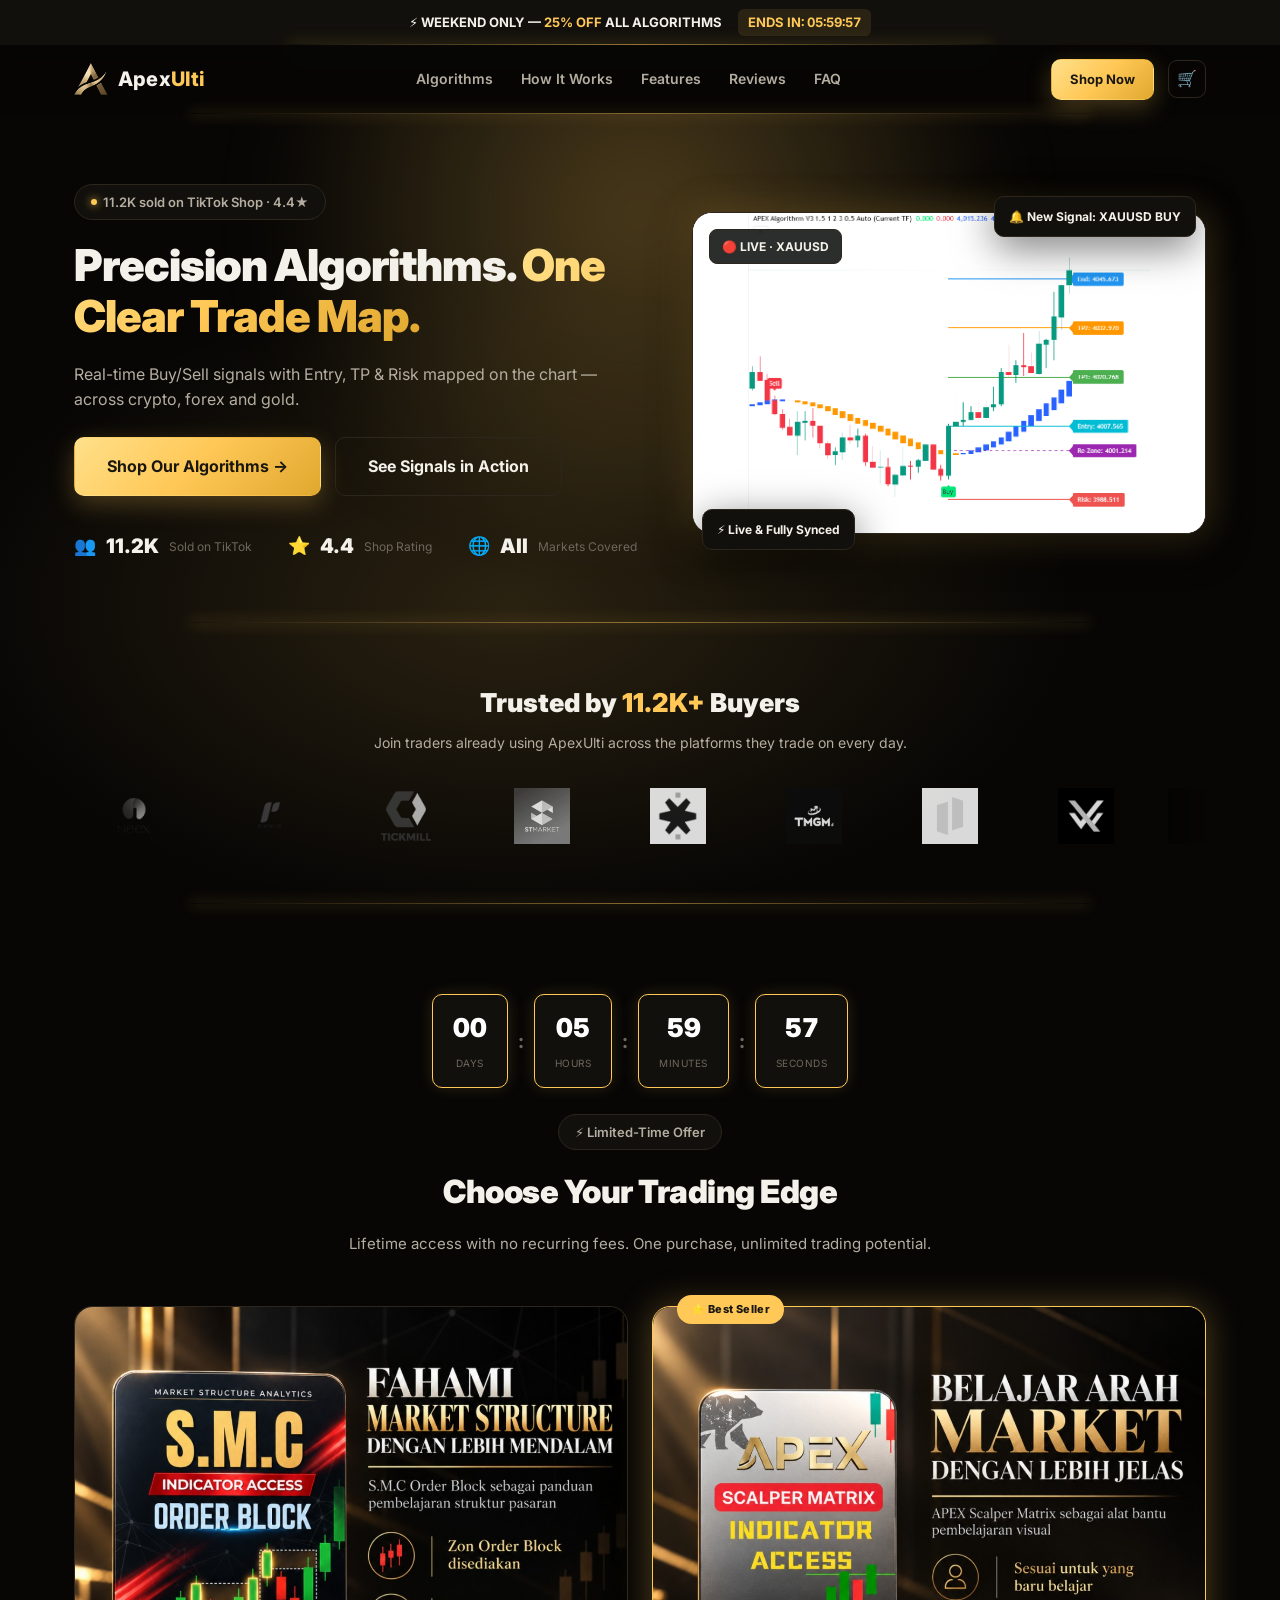
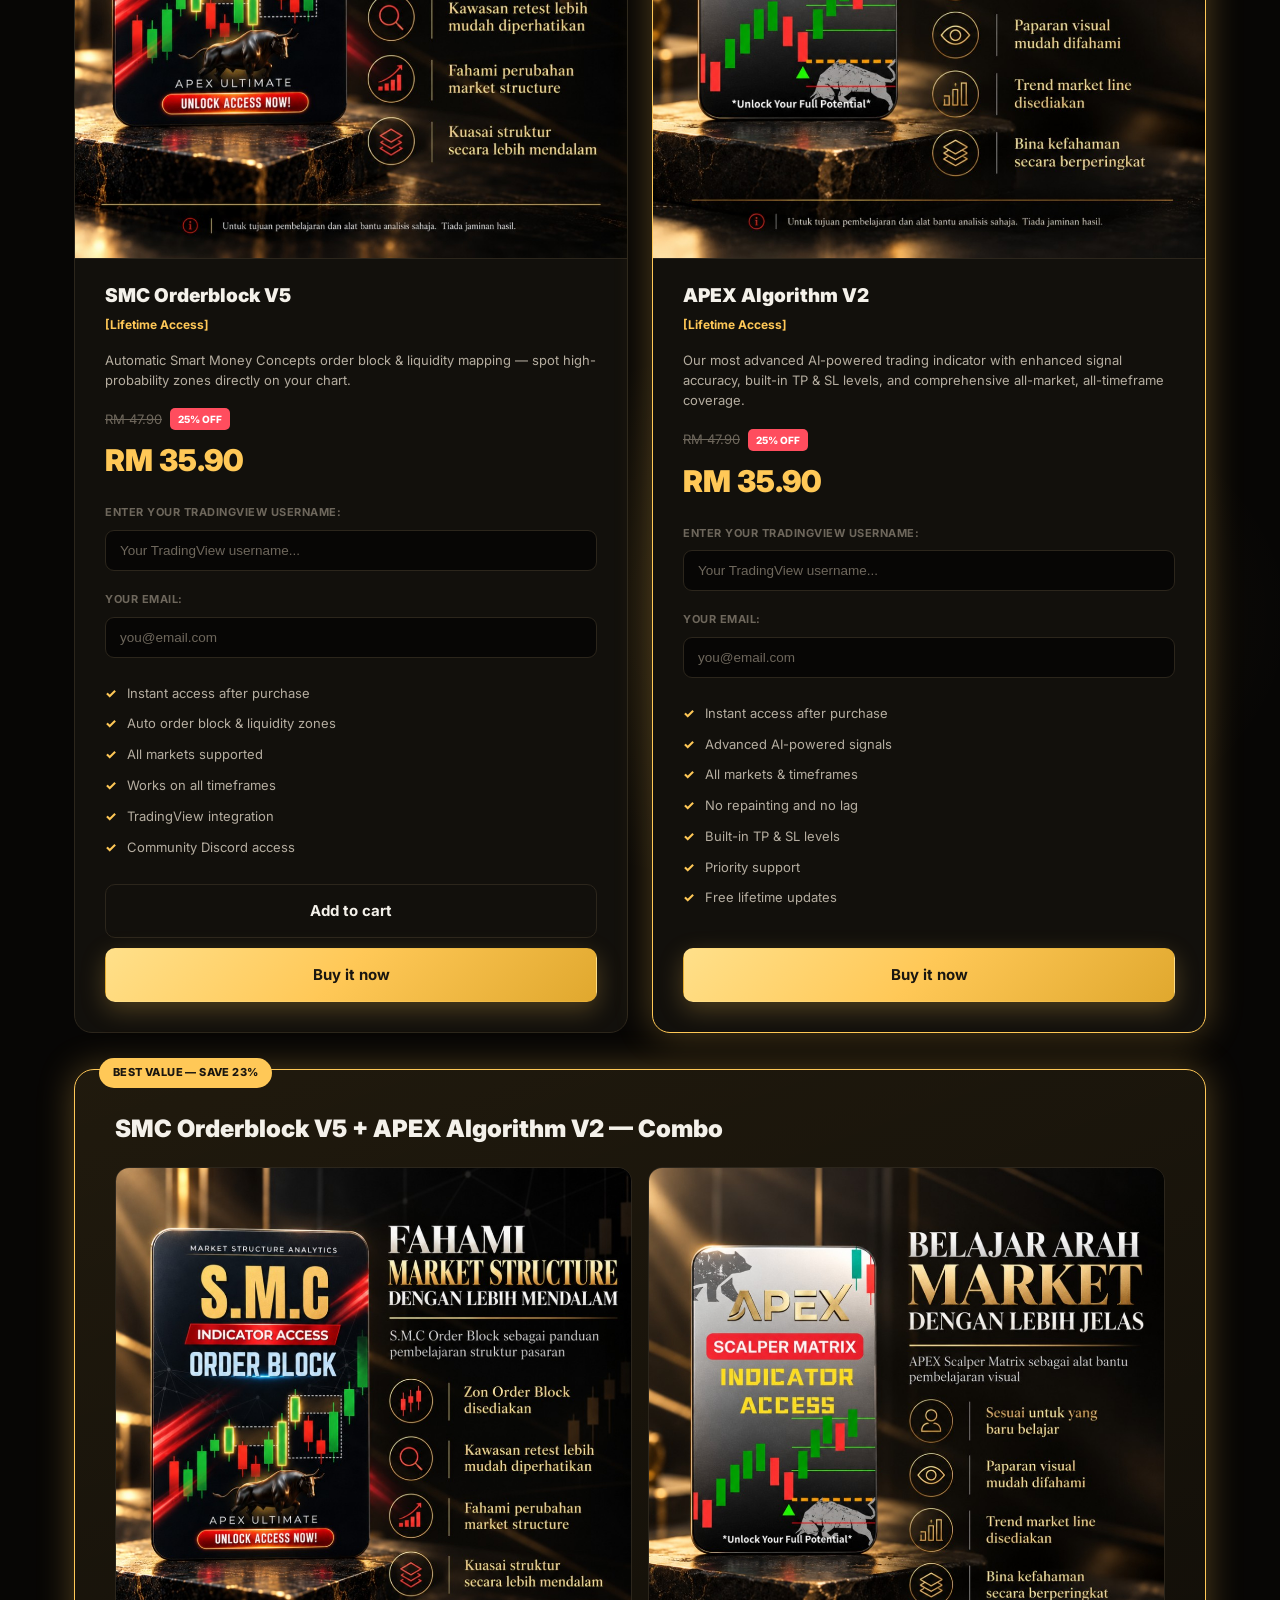
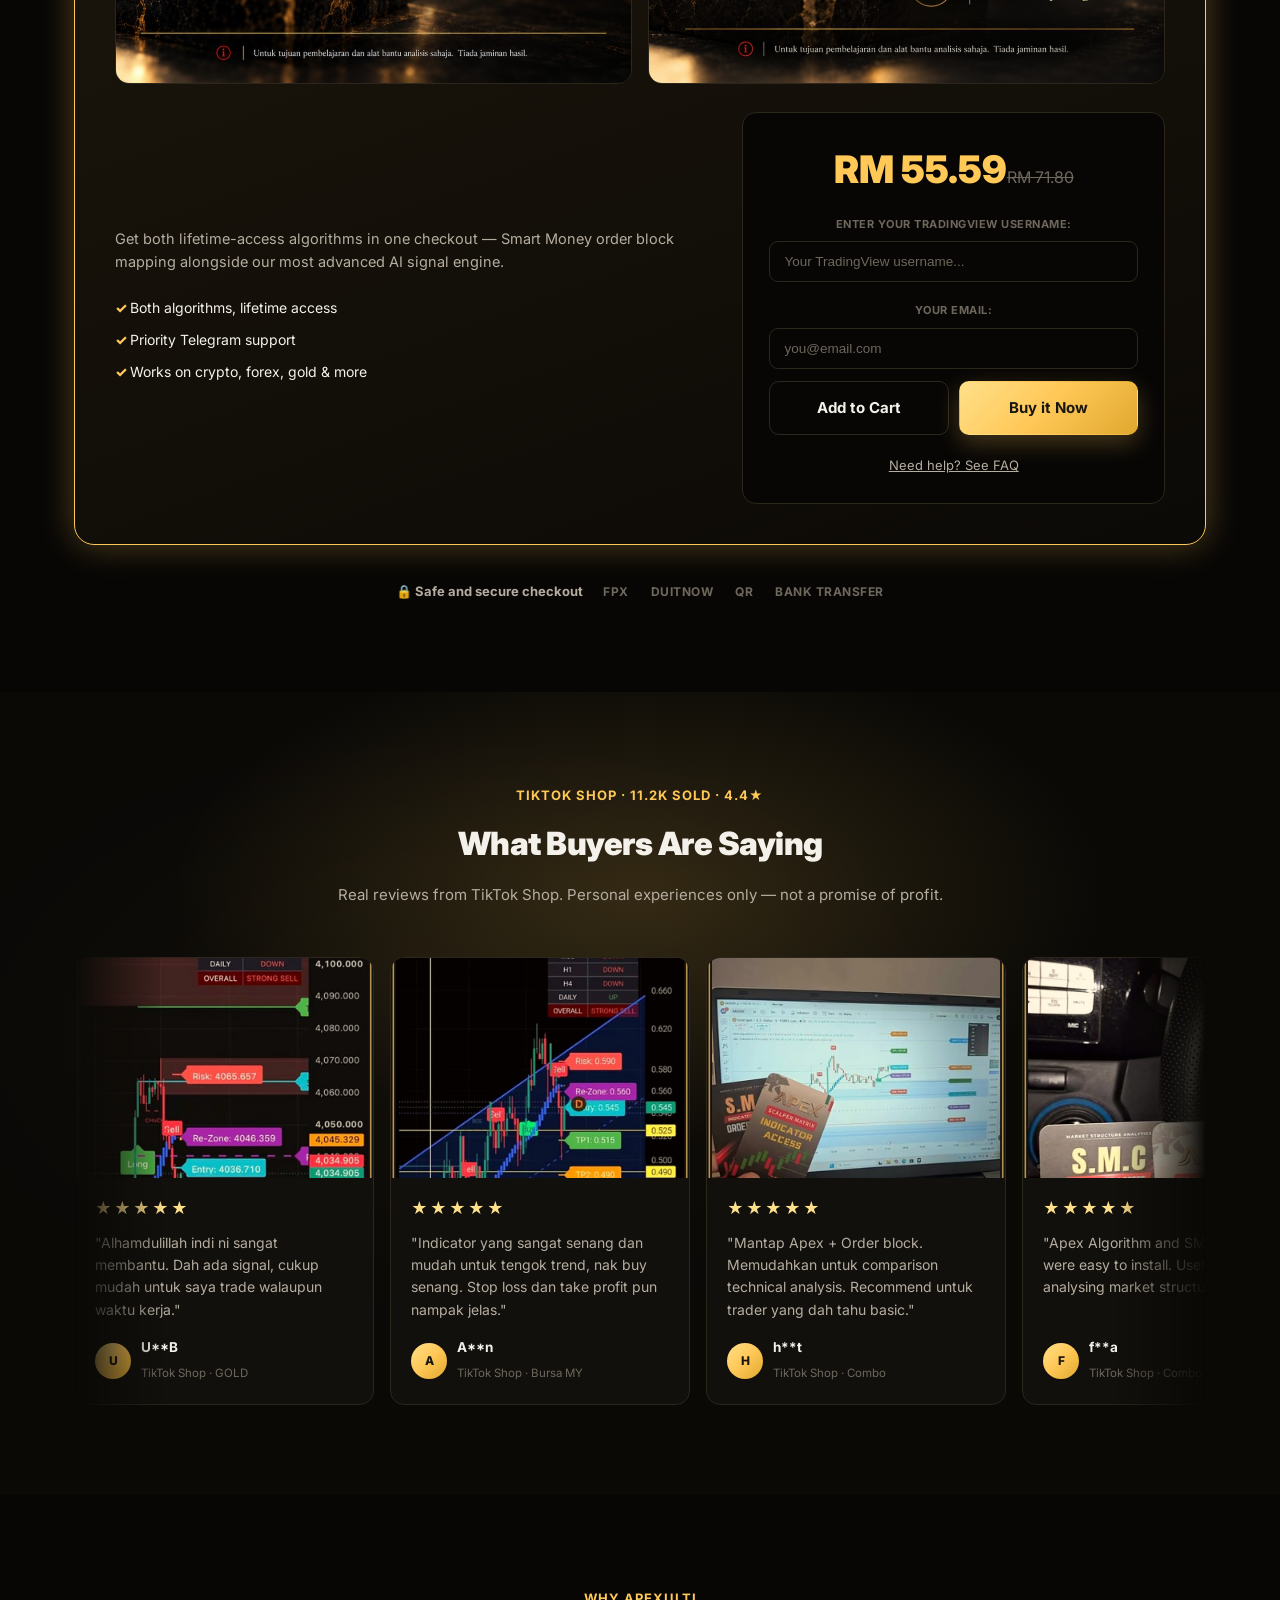
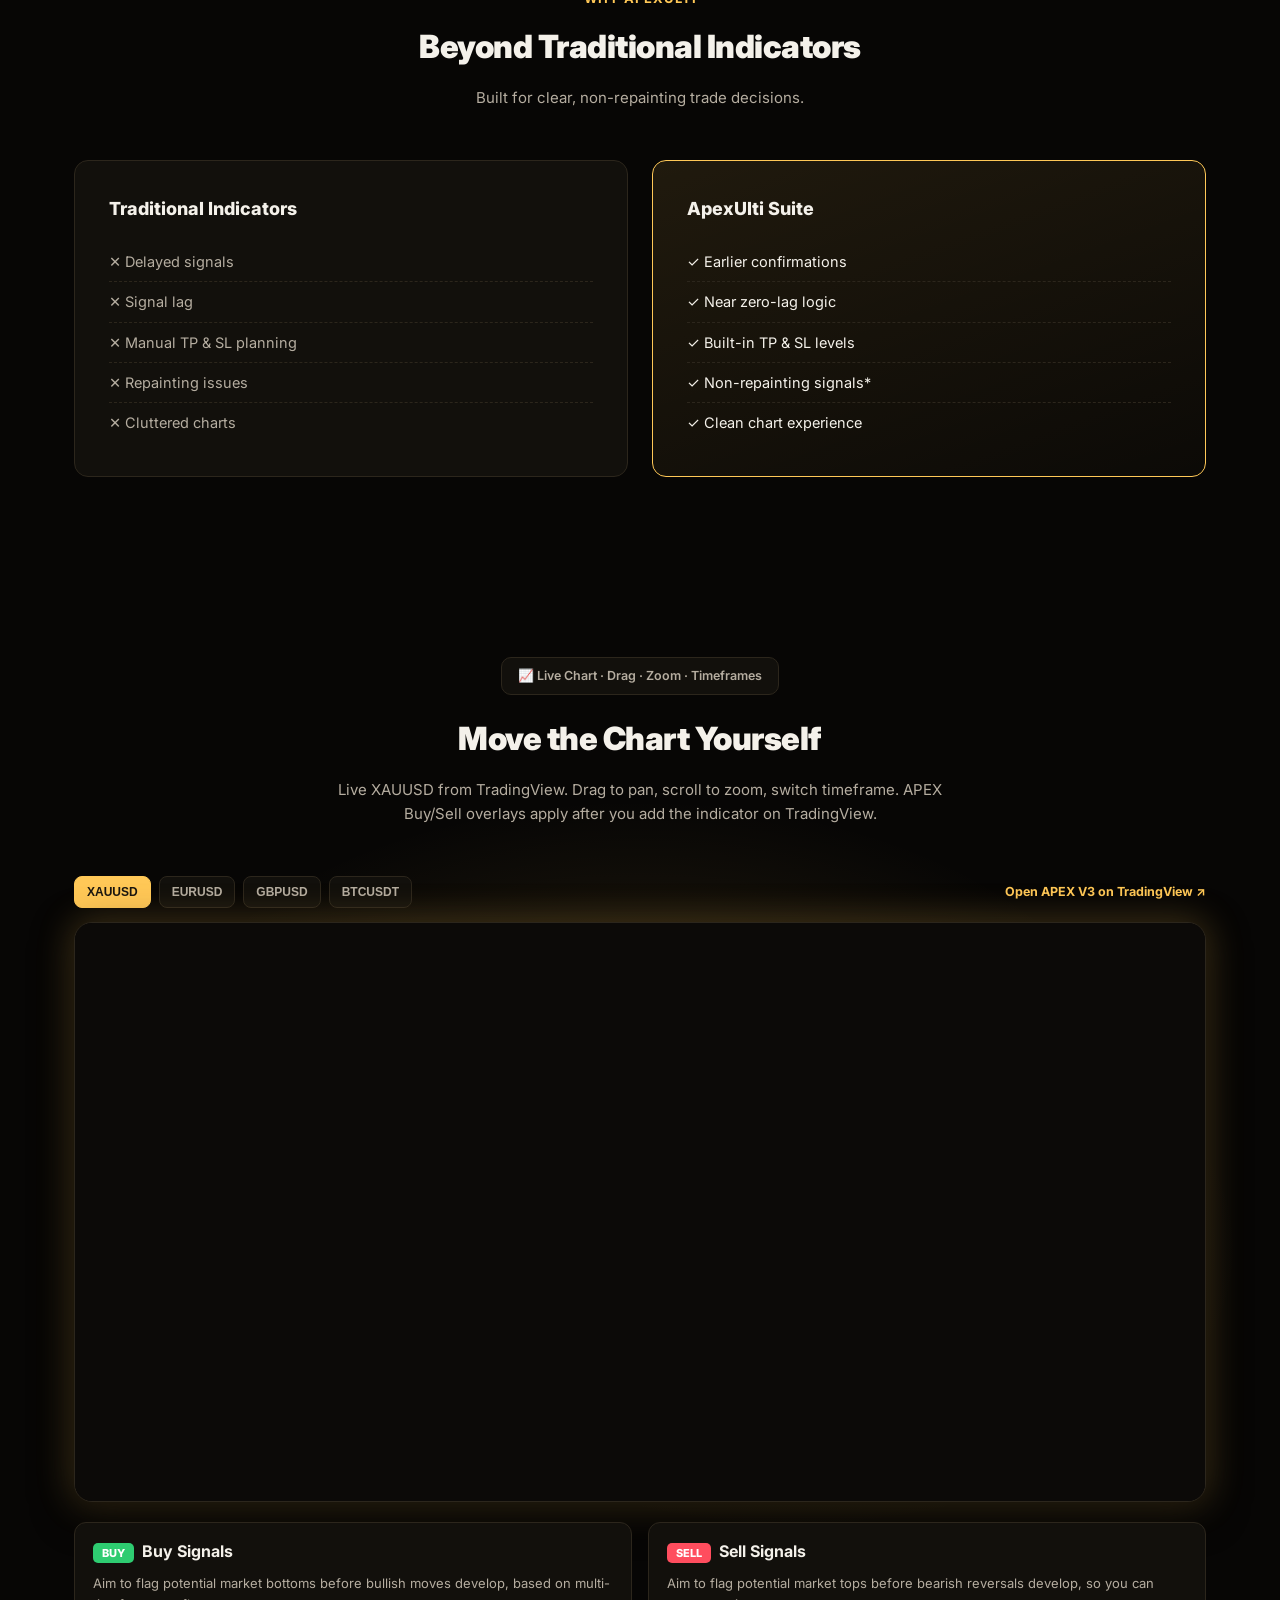
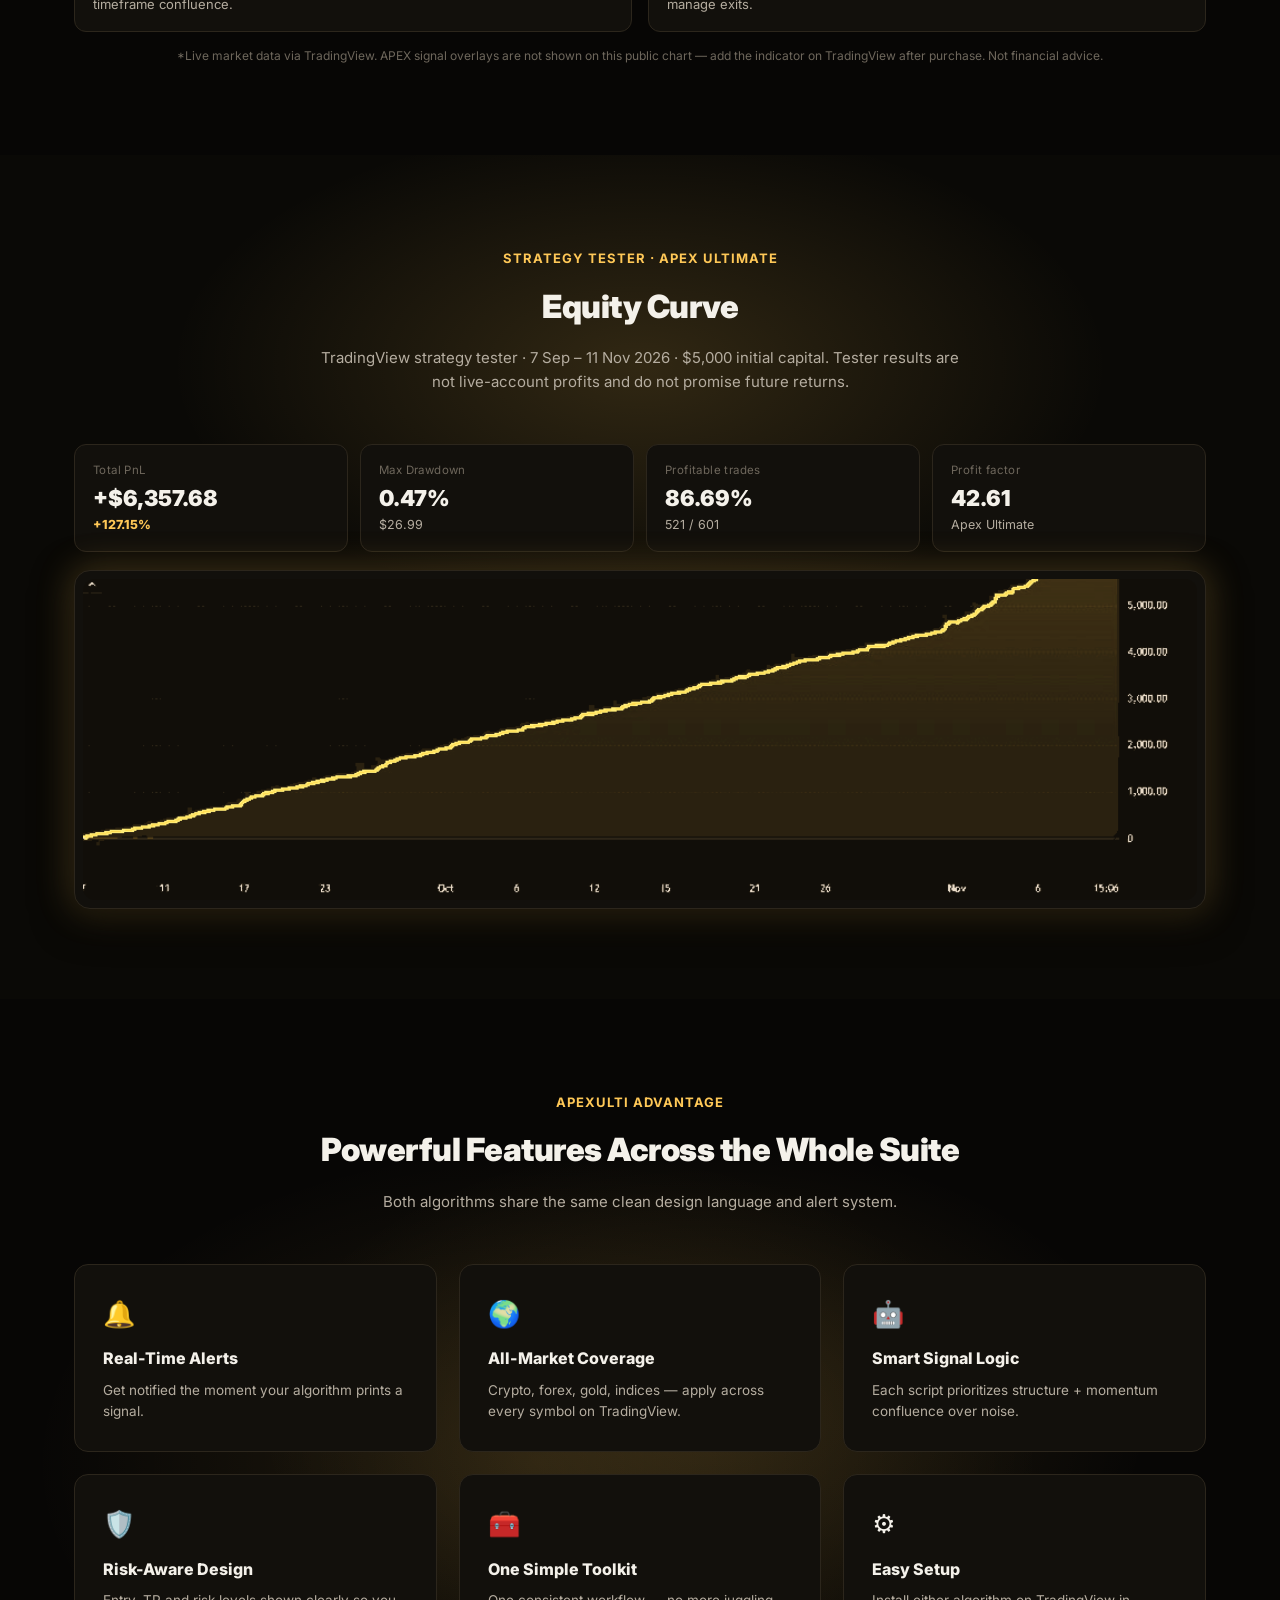
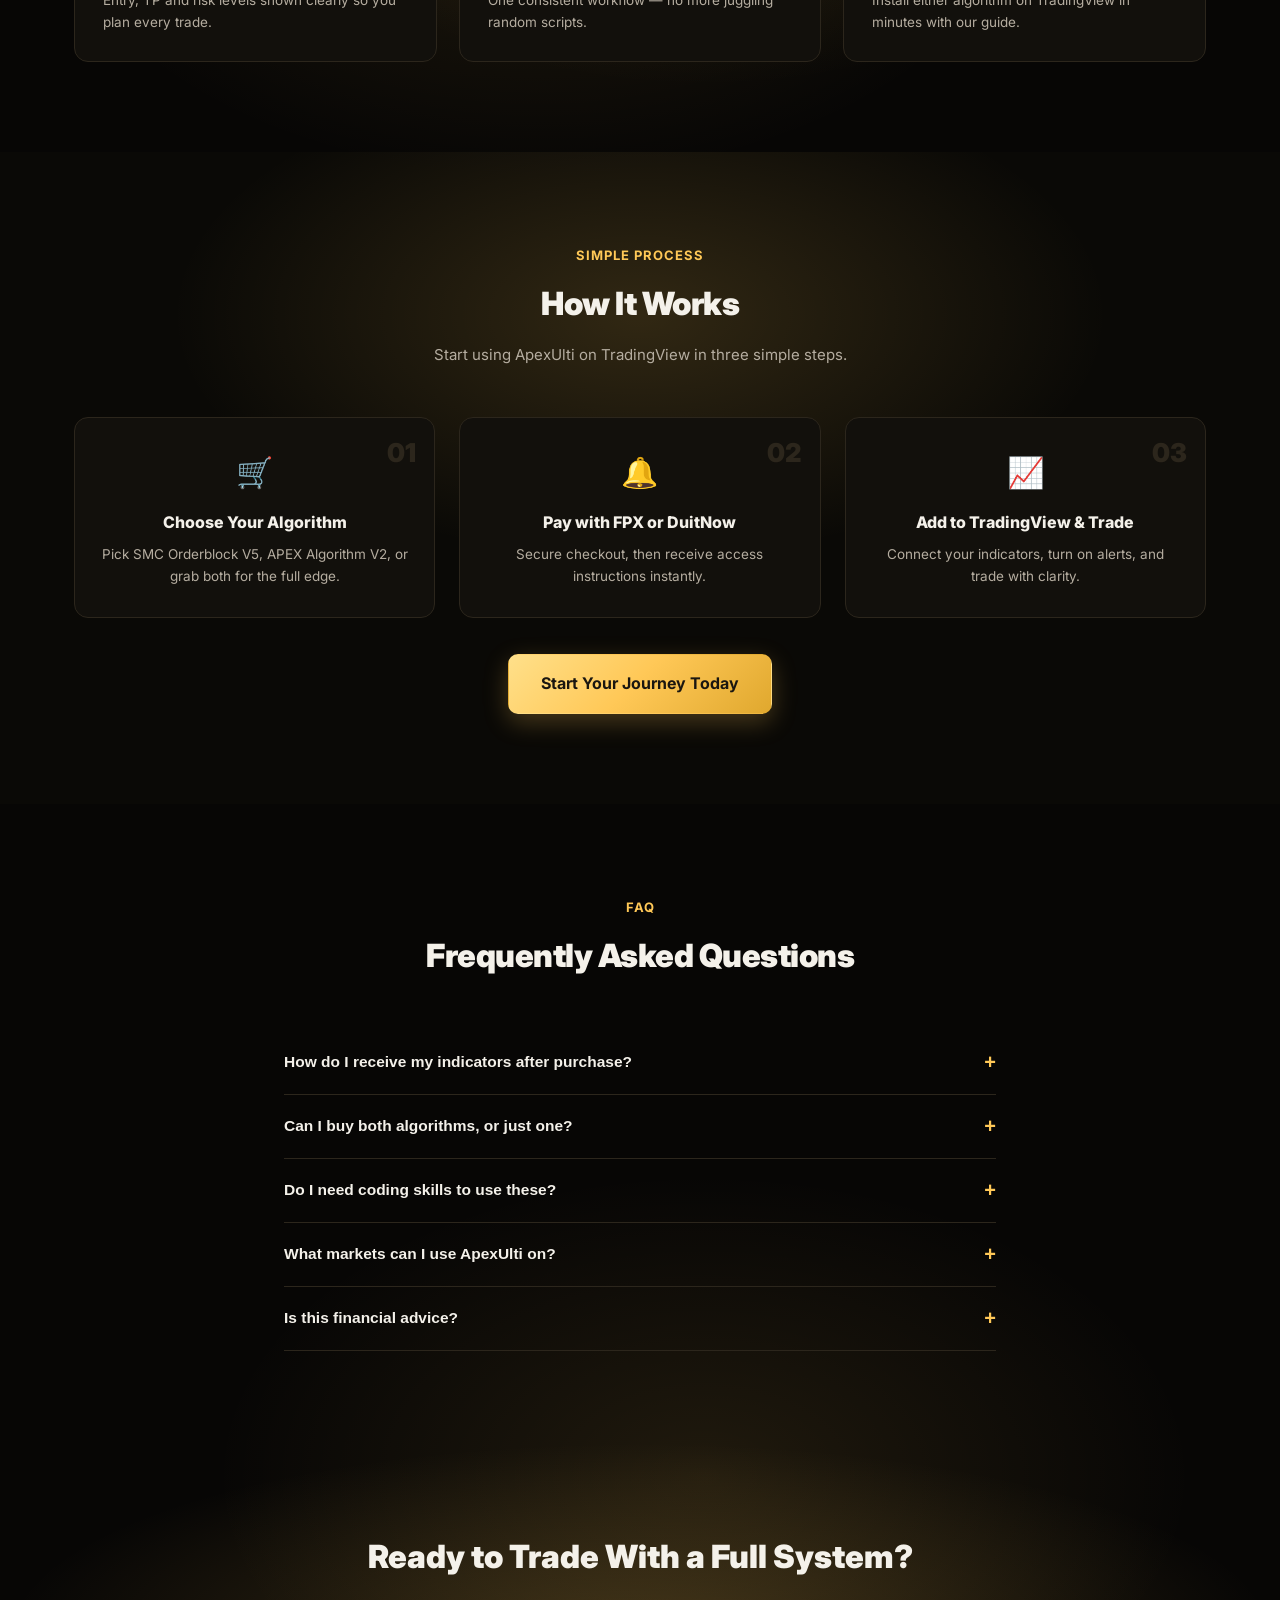
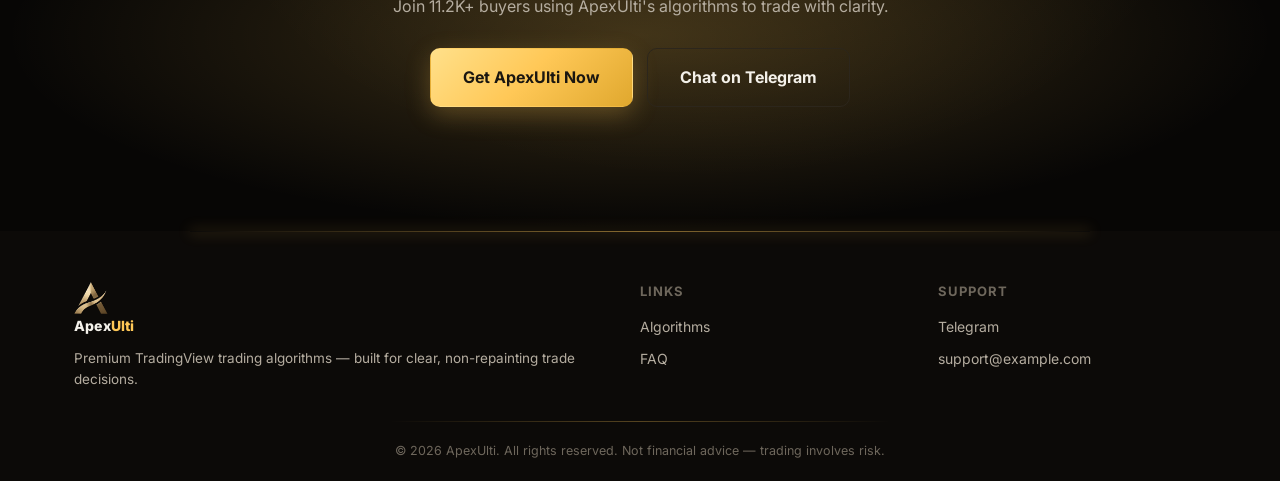
<file: index.html>
<!DOCTYPE html>
<html lang="en">
<head>
<meta charset="UTF-8">
<meta name="viewport" content="width=device-width, initial-scale=1.0">
<title>ApexUlti — Premium TradingView Trading Algorithms</title>
<meta name="description" content="SMC Orderblock V5 and APEX Algorithm V2 — premium TradingView trading algorithms. Real-time AI signals, non-repainting, built for clear entries and exits. Instant checkout via FPX and DuitNow.">
<link rel="preconnect" href="https://fonts.googleapis.com">
<link rel="preconnect" href="https://www.tradingview-widget.com">
<link rel="preconnect" href="https://s.tradingview.com">
<link href="https://fonts.googleapis.com/css2?family=Inter:wght@400;500;600;700;800;900&display=swap" rel="stylesheet">
<link rel="stylesheet" href="style.css?v=20261111rev8">
<style>
  .bundle-posters,.bundle-collage,.combo-shots{
    display:grid !important;
    grid-template-columns:1fr 1fr !important;
    width:100% !important;
    gap:16px !important;
    margin:0 0 28px !important;
  }
  .bundle-posters img,.bundle-collage img,.combo-shots img{
    width:100% !important;
    max-width:100% !important;
    height:auto !important;
    max-height:none !important;
    min-height:0 !important;
    aspect-ratio:1 / 1 !important;
    object-fit:contain !important;
    object-position:center !important;
    display:block !important;
    background:#0a0908;
    border-radius:14px;
  }
</style>
</head>
<body>

<!-- ===== Announcement / Countdown Bar ===== -->
<div class="announce-bar">
  <span>⚡ WEEKEND ONLY — <strong>25% OFF</strong> ALL ALGORITHMS</span>
  <span class="announce-timer">ENDS IN: <span id="topCountdown">06:00:00</span></span>
</div>

<!-- ===== Navbar ===== -->
<header class="navbar" id="navbar">
  <div class="nav-container">
    <a href="#home" class="logo"><img class="logo-icon" src="images/logo.png?v=gold" alt="ApexUlti logo"><span class="logo-text">Apex<span class="logo-accent">Ulti</span></span></a>
    <nav class="nav-links" id="navLinks">
      <a href="#flagship">Algorithms</a>
      <a href="#showcase">How It Works</a>
      <a href="#features">Features</a>
      <a href="#testimonials">Reviews</a>
      <a href="#faq">FAQ</a>
    </nav>
    <div class="nav-actions">
      <a href="#flagship" class="btn btn-primary btn-sm">Shop Now</a>
      <a href="#" class="cart-icon" id="cartLink" title="View cart">🛒</a>
      <button class="nav-toggle" id="navToggle" aria-label="Menu">
        <span></span><span></span><span></span>
      </button>
    </div>
  </div>
</header>

<main>

  <!-- ===== Hero ===== -->
  <section class="hero" id="home">
    <div class="hero-bg-glow"></div>
    <div class="container hero-grid">
      <div class="hero-copy reveal">
        <span class="pill"><span class="pill-dot"></span> 11.2K sold on TikTok Shop · 4.4★</span>
        <h1>Precision Algorithms. <span class="text-gradient">One Clear Trade Map.</span></h1>
        <p class="hero-sub">Real-time Buy/Sell signals with Entry, TP &amp; Risk mapped on the chart — across crypto, forex and gold.</p>
        <div class="hero-cta">
          <a href="#flagship" class="btn btn-primary btn-lg">Shop Our Algorithms →</a>
          <a href="#showcase" class="btn btn-ghost btn-lg">See Signals in Action</a>
        </div>
        <div class="hero-stats">
          <div><span class="stat-icon">👥</span><div><strong>11.2K</strong><small>Sold on TikTok</small></div></div>
          <div><span class="stat-icon">⭐</span><div><strong>4.4</strong><small>Shop Rating</small></div></div>
          <div><span class="stat-icon">🌐</span><div><strong>All</strong><small>Markets Covered</small></div></div>
        </div>
      </div>

      <div class="hero-visual reveal">
        <div class="hero-shot">
          <img src="images/apex-chart-buy.png?v=1" alt="ApexUlti live signal example — Buy/Sell with Entry, TP and Risk levels">
          <span class="hero-shot-tag">🔴 LIVE · XAUUSD</span>
        </div>
        <div class="floating-card floating-card-1">🔔 New Signal: XAUUSD BUY</div>
        <div class="floating-card floating-card-2">⚡ Live &amp; Fully Synced</div>
      </div>
    </div>
  </section>

  <!-- ===== Trusted by ===== -->
  <section class="trust-bar reveal">
    <div class="container">
      <h3>Trusted by <span>11.2K+</span> Buyers</h3>
      <p>Join traders already using ApexUlti across the platforms they trade on every day.</p>
      <div class="logo-marquee">
        <div class="logo-track" id="logoTrack">
          <span class="logo-chip"><img src="images/logos/neex.png" alt="NEEX"></span>
          <span class="logo-chip"><img src="images/logos/puprime.png" alt="PU Prime"></span>
          <span class="logo-chip"><img src="images/logos/tickmill.png" alt="Tickmill"></span>
          <span class="logo-chip"><img src="images/logos/st.png" alt="ST Market"></span>
          <span class="logo-chip"><img src="images/logos/startrader.png" alt="StarTrader"></span>
          <span class="logo-chip"><img src="images/logos/tmgm.png" alt="TMGM"></span>
          <span class="logo-chip"><img src="images/logos/ultima.png" alt="Ultima Markets"></span>
          <span class="logo-chip"><img src="images/logos/valetax.png" alt="Valetax"></span>
          <span class="logo-chip"><img src="images/logos/xm.png" alt="XM"></span>
          <span class="logo-chip"><img src="images/logos/fpg.png" alt="FPG"></span>
          <span class="logo-chip"><img src="images/logos/vantage.png" alt="Vantage"></span>
          <span class="logo-chip"><img src="images/logos/hfm.png" alt="HFM"></span>
          <span class="logo-chip"><img src="images/logos/vt.png" alt="VT Markets"></span>
        </div>
      </div>
    </div>
  </section>

  <!-- ===== Flagship Products (2-card GainzAlgo-style pricing) ===== -->
  <section class="section" id="flagship">
    <div class="container">
      <div class="flagship-timer reveal">
        <div class="t-box"><strong id="fd">00</strong><small>DAYS</small></div>
        <span class="t-colon">:</span>
        <div class="t-box"><strong id="fh">07</strong><small>HOURS</small></div>
        <span class="t-colon">:</span>
        <div class="t-box"><strong id="fm">49</strong><small>MINUTES</small></div>
        <span class="t-colon">:</span>
        <div class="t-box"><strong id="fs">40</strong><small>SECONDS</small></div>
      </div>
      <div class="section-head reveal">
        <span class="pill" style="margin:0 auto 16px;">⚡ Limited-Time Offer</span>
        <h2>Choose Your Trading Edge</h2>
        <p>Lifetime access with no recurring fees. One purchase, unlimited trading potential.</p>
      </div>

      <div class="flagship-grid">

        <!-- SMC Orderblock V5 -->
        <div class="flagship-card reveal">
          <div class="flagship-image"><img src="images/smc-product.jpg?v=1" alt="SMC Orderblock V5 — Indicator Access"></div>
          <h3 class="flagship-title">SMC Orderblock V5<small>[Lifetime Access]</small></h3>
          <p class="flagship-desc">Automatic Smart Money Concepts order block &amp; liquidity mapping — spot high-probability zones directly on your chart.</p>
          <div class="flagship-price-row"><span class="flagship-was" data-was>RM 47.90</span><span class="flagship-off">25% OFF</span></div>
          <div class="flagship-now" data-now>RM 35.90</div>
          <label class="flagship-toggle-label" for="smcUsername">Enter your TradingView username:</label>
          <input class="flagship-input" id="smcUsername" type="text" placeholder="Your TradingView username...">
          <label class="flagship-toggle-label" for="smcEmail">Your email:</label>
          <input class="flagship-input" id="smcEmail" type="email" placeholder="you@email.com" autocomplete="email">
          <ul class="flagship-feats">
            <li>Instant access after purchase</li>
            <li>Auto order block &amp; liquidity zones</li>
            <li>All markets supported</li>
            <li>Works on all timeframes</li>
            <li>TradingView integration</li>
            <li>Community Discord access</li>
          </ul>
          <div class="flagship-buttons">
            <a href="#" class="btn btn-outline btn-block cart-btn" id="smcCart" data-variant-key="smc">Add to cart</a>
            <a href="#" class="btn btn-primary btn-block buy-btn" id="smcBuy" data-variant-key="smc">Buy it now</a>
          </div>
        </div>

        <!-- APEX Algorithm V2 -->
        <div class="flagship-card featured reveal">
          <span class="badge">⭐ Best Seller</span>
          <div class="flagship-image"><img src="images/apex-product.jpg?v=1" alt="APEX Algorithm V2 — Indicator Access"></div>
          <h3 class="flagship-title">APEX Algorithm V2<small>[Lifetime Access]</small></h3>
          <p class="flagship-desc">Our most advanced AI-powered trading indicator with enhanced signal accuracy, built-in TP &amp; SL levels, and comprehensive all-market, all-timeframe coverage.</p>
          <div class="flagship-price-row"><span class="flagship-was" data-was>RM 47.90</span><span class="flagship-off">25% OFF</span></div>
          <div class="flagship-now" data-now>RM 35.90</div>
          <label class="flagship-toggle-label" for="apexUsername">Enter your TradingView username:</label>
          <input class="flagship-input" id="apexUsername" type="text" placeholder="Your TradingView username...">
          <label class="flagship-toggle-label" for="apexEmail">Your email:</label>
          <input class="flagship-input" id="apexEmail" type="email" placeholder="you@email.com" autocomplete="email">
          <ul class="flagship-feats">
            <li>Instant access after purchase</li>
            <li>Advanced AI-powered signals</li>
            <li>All markets &amp; timeframes</li>
            <li>No repainting and no lag</li>
            <li>Built-in TP &amp; SL levels</li>
            <li>Priority support</li>
            <li>Free lifetime updates</li>
          </ul>
          <div class="flagship-buttons">
            <a href="#" class="btn btn-primary btn-block buy-btn" id="apexBuy" data-variant-key="apex">Buy it now</a>
          </div>
        </div>

      </div>

      <!-- Combo: both algorithms together -->
      <div class="bundle-card reveal" style="margin:36px 0 0;">
        <span class="badge">BEST VALUE — SAVE 23%</span>
        <h3>SMC Orderblock V5 + APEX Algorithm V2 — Combo</h3>
        <div class="combo-shots">
          <img src="images/smc-product.jpg?v=3" alt="SMC Orderblock V5" width="1024" height="1024" style="width:100%;height:auto;aspect-ratio:1/1;object-fit:contain;">
          <img src="images/apex-product.jpg?v=3" alt="APEX Algorithm V2" width="1024" height="1024" style="width:100%;height:auto;aspect-ratio:1/1;object-fit:contain;">
        </div>
        <div class="bundle-grid">
          <div class="bundle-info">
            <p>Get both lifetime-access algorithms in one checkout — Smart Money order block mapping alongside our most advanced AI signal engine.</p>
            <ul class="bundle-feats">
              <li>Both algorithms, lifetime access</li>
              <li>Priority Telegram support</li>
              <li>Works on crypto, forex, gold &amp; more</li>
            </ul>
          </div>
          <div class="bundle-buy">
            <div class="bundle-price"><span class="price-now">RM 55.59</span><span class="price-was">RM 71.80</span></div>
            <label class="flagship-toggle-label" for="comboUsername">Enter your TradingView username:</label>
            <input class="flagship-input" id="comboUsername" type="text" placeholder="Your TradingView username...">
            <label class="flagship-toggle-label" for="comboEmail">Your email:</label>
            <input class="flagship-input" id="comboEmail" type="email" placeholder="you@email.com" autocomplete="email" style="margin-bottom:12px;">
            <div class="btn-row" style="margin-bottom:10px;">
              <a href="#" class="btn btn-outline cart-btn" data-variant-key="combo">Add to Cart</a>
              <a href="#" class="btn btn-primary buy-btn" data-variant-key="combo">Buy it Now</a>
            </div>
            <a href="#faq" class="btn-link">Need help? See FAQ</a>
          </div>
        </div>
      </div>

      <div class="flagship-payment reveal">
        <span>🔒 Safe and secure checkout</span>
        <div class="payment-icons" style="margin:0;">
          <span>FPX</span><span>DUITNOW</span><span>QR</span><span>BANK TRANSFER</span>
        </div>
      </div>
    </div>
  </section>

  <!-- ===== Testimonials (right under products so buyers see real proof) ===== -->
  <section class="section section-alt" id="testimonials">
    <div class="container">
      <div class="section-head reveal">
        <span class="eyebrow">TikTok Shop · 11.2K Sold · 4.4★</span>
        <h2>What Buyers Are Saying</h2>
        <p>Real reviews from TikTok Shop. Personal experiences only — not a promise of profit.</p>
      </div>
      <div class="review-marquee" aria-label="TikTok Shop reviews">
        <div class="review-track" id="reviewTrack">
        <article class="testi-card">
          <img class="testi-photo" src="images/reviews/review-07.jpg?v=3" alt="Gold chart with SMC Orderblock and APEX">
          <div class="testi-body">
            <div class="stars">★★★★★</div>
            <p>"Alhamdulillah indi ni sangat membantu. Dah ada signal, cukup mudah untuk saya trade walaupun waktu kerja."</p>
            <div class="testi-author"><span class="avatar">U</span><div><strong>U**B</strong><small>TikTok Shop · GOLD</small></div></div>
          </div>
        </article>
        <article class="testi-card">
          <img class="testi-photo" src="images/reviews/review-09.jpg?v=3" alt="JHM chart with Buy Sell and take profit">
          <div class="testi-body">
            <div class="stars">★★★★★</div>
            <p>"Indicator yang sangat senang dan mudah untuk tengok trend, nak buy senang. Stop loss dan take profit pun nampak jelas."</p>
            <div class="testi-author"><span class="avatar">A</span><div><strong>A**n</strong><small>TikTok Shop · Bursa MY</small></div></div>
          </div>
        </article>
        <article class="testi-card">
          <img class="testi-photo" src="images/reviews/review-10.jpg?v=3" alt="APEX and SMC cards with laptop chart">
          <div class="testi-body">
            <div class="stars">★★★★★</div>
            <p>"Mantap Apex + Order block. Memudahkan untuk comparison technical analysis. Recommend untuk trader yang dah tahu basic."</p>
            <div class="testi-author"><span class="avatar">H</span><div><strong>h**t</strong><small>TikTok Shop · Combo</small></div></div>
          </div>
        </article>
        <article class="testi-card">
          <img class="testi-photo" src="images/reviews/review-11.jpg?v=3" alt="APEX and SMC cards from buyer">
          <div class="testi-body">
            <div class="stars">★★★★★</div>
            <p>"Apex Algorithm and SMC Order Block were easy to install. Useful features for analysing market structure."</p>
            <div class="testi-author"><span class="avatar">F</span><div><strong>f**a</strong><small>TikTok Shop · Combo</small></div></div>
          </div>
        </article>
        <article class="testi-card">
          <img class="testi-photo" src="images/reviews/review-12.jpg?v=3" alt="SMC Order Block card close-up">
          <div class="testi-body">
            <div class="stars">★★★★★</div>
            <p>"Cara daftar cepat, admin pun cepat balas. Bagus untuk yang baru nak mula trade macam saya."</p>
            <div class="testi-author"><span class="avatar">J</span><div><strong>j**s</strong><small>TikTok Shop · Combo</small></div></div>
          </div>
        </article>
        <article class="testi-card">
          <img class="testi-photo" src="images/reviews/review-15.jpg?v=3" alt="Buyer holding APEX and SMC cards">
          <div class="testi-body">
            <div class="stars">★★★★★</div>
            <p>"Mudah nak tengok entry dan mudah faham. Sangat membantu saya yang newbie dalam dunia trading ni."</p>
            <div class="testi-author"><span class="avatar">M</span><div><strong>M**y</strong><small>TikTok Shop · Combo</small></div></div>
          </div>
        </article>
        </div>
      </div>
    </div>
  </section>

  <!-- ===== Why ApexUlti (moved out of hero to keep first screen light) ===== -->
  <section class="section">
    <div class="container">
      <div class="section-head reveal">
        <span class="eyebrow">Why ApexUlti</span>
        <h2>Beyond Traditional Indicators</h2>
        <p>Built for clear, non-repainting trade decisions.</p>
      </div>
      <div class="compare-grid reveal">
        <div class="compare-card compare-bad">
          <h4>Traditional Indicators</h4>
          <ul>
            <li>✕ Delayed signals</li>
            <li>✕ Signal lag</li>
            <li>✕ Manual TP &amp; SL planning</li>
            <li>✕ Repainting issues</li>
            <li>✕ Cluttered charts</li>
          </ul>
        </div>
        <div class="compare-card compare-good">
          <h4>ApexUlti Suite</h4>
          <ul>
            <li>✓ Earlier confirmations</li>
            <li>✓ Near zero-lag logic</li>
            <li>✓ Built-in TP &amp; SL levels</li>
            <li>✓ Non-repainting signals*</li>
            <li>✓ Clean chart experience</li>
          </ul>
        </div>
      </div>
    </div>
  </section>

  <!-- ===== Signals Showcase ===== -->
  <section class="section" id="showcase">
    <div class="container">
      <div class="section-head reveal">
        <span class="showcase-tag">📈 Live Chart · Drag · Zoom · Timeframes</span>
        <h2>Move the Chart Yourself</h2>
        <p>Live XAUUSD from TradingView. Drag to pan, scroll to zoom, switch timeframe. APEX Buy/Sell overlays apply after you add the indicator on TradingView.</p>
      </div>

      <div class="tv-toolbar">
        <button class="tv-sym active" data-tv-symbol="OANDA:XAUUSD">XAUUSD</button>
        <button class="tv-sym" data-tv-symbol="OANDA:EURUSD">EURUSD</button>
        <button class="tv-sym" data-tv-symbol="OANDA:GBPUSD">GBPUSD</button>
        <button class="tv-sym" data-tv-symbol="BINANCE:BTCUSDT">BTCUSDT</button>
        <a class="tv-open" href="https://www.tradingview.com/script/O91fHRcu-APEX-Algorithrm-V3/" target="_blank" rel="noopener">Open APEX V3 on TradingView ↗</a>
      </div>
      <div class="tv-wrap">
        <iframe
          id="tvFrame"
          title="Live TradingView chart"
          src="https://www.tradingview-widget.com/embed-widget/advanced-chart/?locale=en#%7B%22autosize%22%3Atrue%2C%22symbol%22%3A%22OANDA%3AXAUUSD%22%2C%22interval%22%3A%225%22%2C%22timezone%22%3A%22Asia%2FKuala_Lumpur%22%2C%22theme%22%3A%22dark%22%2C%22style%22%3A%221%22%2C%22locale%22%3A%22en%22%2C%22backgroundColor%22%3A%22%230c0a08%22%2C%22gridColor%22%3A%22rgba(255%2C%20200%2C%2087%2C%200.08)%22%2C%22hide_top_toolbar%22%3Afalse%2C%22hide_side_toolbar%22%3Afalse%2C%22allow_symbol_change%22%3Atrue%2C%22save_image%22%3Afalse%2C%22calendar%22%3Afalse%2C%22withdateranges%22%3Atrue%2C%22support_host%22%3A%22https%3A%2F%2Fwww.tradingview.com%22%7D"
          loading="eager"
          referrerpolicy="origin"
          allow="clipboard-write; fullscreen"
        ></iframe>
      </div>

      <div class="showcase-info">
        <div class="showcase-info-card reveal">
          <span class="tag tag-buy-solid">BUY</span><strong>Buy Signals</strong>
          <p>Aim to flag potential market bottoms before bullish moves develop, based on multi-timeframe confluence.</p>
        </div>
        <div class="showcase-info-card reveal">
          <span class="tag tag-sell-solid">SELL</span><strong>Sell Signals</strong>
          <p>Aim to flag potential market tops before bearish reversals develop, so you can manage exits.</p>
        </div>
      </div>
      <p class="demo-note" style="text-align:center; margin-top:14px;">*Live market data via TradingView. APEX signal overlays are not shown on this public chart — add the indicator on TradingView after purchase. Not financial advice.</p>
    </div>
  </section>

  <!-- ===== Backtest-style / Equity ===== -->
  <section class="section section-alt" id="performance">
    <div class="container">
      <div class="section-head reveal">
        <span class="eyebrow">Strategy Tester · Apex Ultimate</span>
        <h2>Equity Curve</h2>
        <p class="demo-note">TradingView strategy tester · 7 Sep – 11 Nov 2026 · $5,000 initial capital. Tester results are not live-account profits and do not promise future returns.</p>
      </div>
      <div class="equity-stats reveal">
        <div class="eq-stat">
          <small>Total PnL</small>
          <strong>+$6,357.68</strong>
          <span class="eq-up">+127.15%</span>
        </div>
        <div class="eq-stat">
          <small>Max Drawdown</small>
          <strong>0.47%</strong>
          <span>$26.99</span>
        </div>
        <div class="eq-stat">
          <small>Profitable trades</small>
          <strong>86.69%</strong>
          <span>521 / 601</span>
        </div>
        <div class="eq-stat">
          <small>Profit factor</small>
          <strong>42.61</strong>
          <span>Apex Ultimate</span>
        </div>
      </div>
      <div class="backtest-frame reveal">
        <img class="equity-shot" src="images/apex-equity.png?v=1" alt="Apex Ultimate equity curve, September to November 2026">
      </div>
    </div>
  </section>

  <!-- ===== Features ===== -->
  <section class="section" id="features">
    <div class="container">
      <div class="section-head reveal">
        <span class="eyebrow">ApexUlti Advantage</span>
        <h2>Powerful Features Across the Whole Suite</h2>
        <p>Both algorithms share the same clean design language and alert system.</p>
      </div>
      <div class="features-grid">
        <div class="feature-item reveal"><div class="feature-icon">🔔</div><h4>Real-Time Alerts</h4><p>Get notified the moment your algorithm prints a signal.</p></div>
        <div class="feature-item reveal"><div class="feature-icon">🌍</div><h4>All-Market Coverage</h4><p>Crypto, forex, gold, indices — apply across every symbol on TradingView.</p></div>
        <div class="feature-item reveal"><div class="feature-icon">🤖</div><h4>Smart Signal Logic</h4><p>Each script prioritizes structure + momentum confluence over noise.</p></div>
        <div class="feature-item reveal"><div class="feature-icon">🛡️</div><h4>Risk-Aware Design</h4><p>Entry, TP and risk levels shown clearly so you plan every trade.</p></div>
        <div class="feature-item reveal"><div class="feature-icon">🧰</div><h4>One Simple Toolkit</h4><p>One consistent workflow — no more juggling random scripts.</p></div>
        <div class="feature-item reveal"><div class="feature-icon">⚙️</div><h4>Easy Setup</h4><p>Install either algorithm on TradingView in minutes with our guide.</p></div>
      </div>
    </div>
  </section>

  <!-- ===== How it works ===== -->
  <section class="section section-alt">
    <div class="container">
      <div class="section-head reveal">
        <span class="eyebrow">Simple Process</span>
        <h2>How It Works</h2>
        <p>Start using ApexUlti on TradingView in three simple steps.</p>
      </div>
      <div class="steps-grid reveal">
        <div class="step-card">
          <span class="step-num">01</span>
          <div class="step-icon">🛒</div>
          <h4>Choose Your Algorithm</h4>
          <p>Pick SMC Orderblock V5, APEX Algorithm V2, or grab both for the full edge.</p>
        </div>
        <div class="step-card">
          <span class="step-num">02</span>
          <div class="step-icon">🔔</div>
          <h4>Pay with FPX or DuitNow</h4>
          <p>Secure checkout, then receive access instructions instantly.</p>
        </div>
        <div class="step-card">
          <span class="step-num">03</span>
          <div class="step-icon">📈</div>
          <h4>Add to TradingView &amp; Trade</h4>
          <p>Connect your indicators, turn on alerts, and trade with clarity.</p>
        </div>
      </div>
      <div class="steps-cta reveal">
        <a href="#flagship" class="btn btn-primary btn-lg">Start Your Journey Today</a>
      </div>
    </div>
  </section>

  <!-- ===== FAQ ===== -->
  <section class="section" id="faq">
    <div class="container container-narrow">
      <div class="section-head reveal">
        <span class="eyebrow">FAQ</span>
        <h2>Frequently Asked Questions</h2>
      </div>
      <div class="faq-list reveal">
        <div class="faq-item">
          <button class="faq-q">How do I receive my indicators after purchase? <span>+</span></button>
          <div class="faq-a"><p>After payment, message us on Telegram with your TradingView username. Most buyers get setup steps within minutes.</p></div>
        </div>
        <div class="faq-item">
          <button class="faq-q">Can I buy both algorithms, or just one? <span>+</span></button>
          <div class="faq-a"><p>Yes — choose SMC Orderblock V5, APEX Algorithm V2, or get both. Each purchase is lifetime access, no bundle lock-in required.</p></div>
        </div>
        <div class="faq-item">
          <button class="faq-q">Do I need coding skills to use these? <span>+</span></button>
          <div class="faq-a"><p>No. You only need a TradingView account. We provide simple install guides plus Telegram support if you get stuck.</p></div>
        </div>
        <div class="faq-item">
          <button class="faq-q">What markets can I use ApexUlti on? <span>+</span></button>
          <div class="faq-a"><p>Both algorithms work on any symbol available on TradingView — crypto, forex, gold, indices and more.</p></div>
        </div>
        <div class="faq-item">
          <button class="faq-q">Is this financial advice? <span>+</span></button>
          <div class="faq-a"><p>No. ApexUlti indicators are charting tools only. Trading involves risk. Always use your own risk management and never trade money you can't afford to lose.</p></div>
        </div>
      </div>
    </div>
  </section>

  <!-- ===== Final CTA ===== -->
  <section class="final-cta reveal">
    <div class="container">
      <h2>Ready to Trade With a Full System?</h2>
      <p>Join 11.2K+ buyers using ApexUlti's algorithms to trade with clarity.</p>
      <div class="hero-cta">
        <a href="#flagship" class="btn btn-primary btn-lg">Get ApexUlti Now</a>
        <a href="#" class="btn btn-ghost btn-lg" id="telegramLink">Chat on Telegram</a>
      </div>
    </div>
  </section>

</main>

<footer class="footer">
  <div class="container footer-grid">
    <div>
      <a href="#home" class="logo"><img class="logo-icon" src="images/logo.png?v=gold" alt="ApexUlti logo"><span class="logo-text">Apex<span class="logo-accent">Ulti</span></span></a>
      <p>Premium TradingView trading algorithms — built for clear, non-repainting trade decisions.</p>
    </div>
    <div>
      <h5>Links</h5>
      <a href="#flagship">Algorithms</a>
      <a href="#faq">FAQ</a>
    </div>
    <div>
      <h5>Support</h5>
      <a href="#" id="telegramLink2">Telegram</a>
      <a href="mailto:support@example.com">support@example.com</a>
    </div>
  </div>
  <div class="container footer-bottom">
    <p>© 2026 ApexUlti. All rights reserved. Not financial advice — trading involves risk.</p>
  </div>
</footer>

<div class="toast" id="toast">Added to cart ✓</div>

<script src="script.js?v=20261117email"></script>
</body>
</html>
</file>
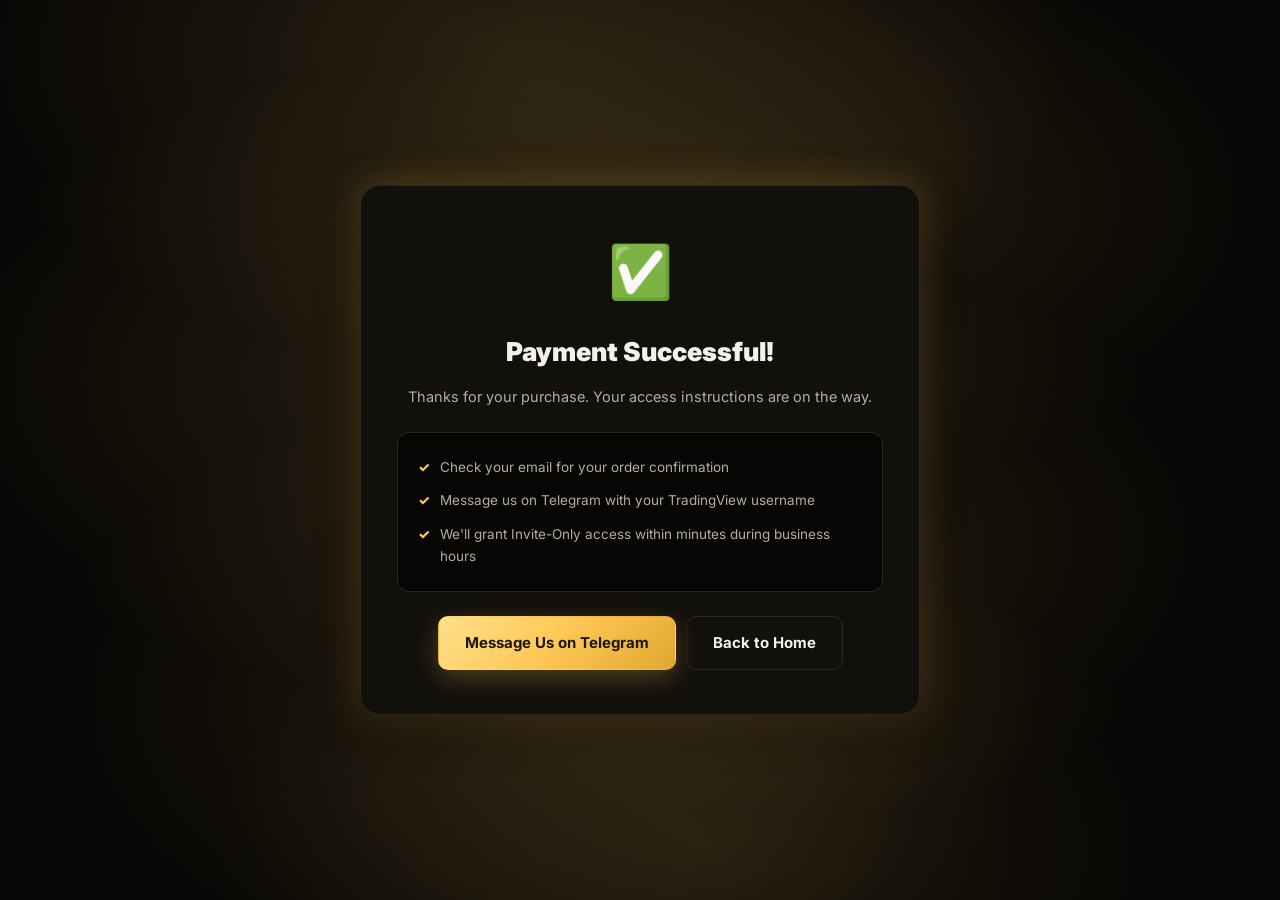
<file: thank-you.html>
<!DOCTYPE html>
<html lang="en">
<head>
<meta charset="UTF-8">
<meta name="viewport" content="width=device-width, initial-scale=1.0">
<title>Payment Successful — ApexUlti</title>
<meta name="robots" content="noindex">
<link rel="preconnect" href="https://fonts.googleapis.com">
<link href="https://fonts.googleapis.com/css2?family=Inter:wght@400;500;600;700;800;900&display=swap" rel="stylesheet">
<link rel="stylesheet" href="style.css?v=20261111rev8">
<style>
  .ty-wrap{min-height:100vh; display:flex; align-items:center; justify-content:center; padding:40px 20px;}
  .ty-card{
    max-width:560px; width:100%; background:var(--card); border:1px solid var(--card-border);
    border-radius:20px; padding:44px 36px; text-align:center; box-shadow:var(--shadow), var(--glow);
  }
  .ty-icon{font-size:52px; margin-bottom:18px;}
  .ty-card h1{font-size:26px; font-weight:900; margin-bottom:12px;}
  .ty-card p{color:var(--text-dim); font-size:14.5px; margin-bottom:10px; line-height:1.6;}
  .ty-steps{text-align:left; background:var(--bg); border:1px solid var(--card-border); border-radius:12px; padding:18px 20px; margin:24px 0; font-size:13.5px; color:var(--text-dim);}
  .ty-steps li{padding:6px 0; padding-left:22px; position:relative;}
  .ty-steps li::before{content:"✓"; position:absolute; left:0; color:var(--green); font-weight:800;}
  .ty-actions{display:flex; gap:10px; flex-wrap:wrap; justify-content:center; margin-top:10px;}
</style>
</head>
<body>
  <div class="ty-wrap">
    <div class="ty-card">
      <div class="ty-icon">✅</div>
      <h1>Payment Successful!</h1>
      <p>Thanks for your purchase. Your access instructions are on the way.</p>
      <ul class="ty-steps">
        <li>Check your email for your order confirmation</li>
        <li>Message us on Telegram with your TradingView username</li>
        <li>We'll grant Invite-Only access within minutes during business hours</li>
      </ul>
      <div class="ty-actions">
        <a href="#" id="telegramLink" class="btn btn-primary">Message Us on Telegram</a>
        <a href="index.html" class="btn btn-ghost">Back to Home</a>
      </div>
    </div>
  </div>

  <script>
    document.getElementById('telegramLink').href = 'https://t.me/your_telegram_username';

    const params = new URLSearchParams(location.search);
    const result = params.get('Result');
    const trans = params.get('TransNum');
    const title = document.querySelector('h1');
    const intro = document.querySelector('.ty-card p');
    if (result === '10002') {
      title.textContent = 'Payment not completed';
      intro.textContent = 'This payment did not go through. You can return to the page and try again.';
    } else if (result === '10004') {
      title.textContent = 'Payment is processing';
      intro.textContent = 'The bank is still confirming this payment. Message us on Telegram and we will check it.';
    }
    if (trans && intro) {
      const line = document.createElement('p');
      line.textContent = 'Order number: ' + trans;
      intro.insertAdjacentElement('afterend', line);
    }
  </script>
</body>
</html>
</file>
<file: style.css>
/* ===================== Variables ===================== */
:root{
  --bg: #070605;
  --bg-alt: #0c0a08;
  --card: #12100c;
  --card-border: #2c261c;
  --text: #f4f1ea;
  --text-dim: #b5ada0;
  --text-faint: #6e675c;
  --green: #ffc857;
  --green-deep: #e0a82e;
  --green-dim: rgba(255,200,87,0.16);
  --buy: #2ecc71;
  --red: #ff4d5e;
  --red-dim: rgba(255,77,94,0.12);
  --gold: #ffe08a;
  --ink: #1a1610;
  --gradient: linear-gradient(135deg,#ffe08a 0%, #ffc857 48%, #e0a82e 100%);
  --radius: 14px;
  --shadow: 0 10px 40px rgba(0,0,0,0.55);
  --glow: 0 0 36px rgba(255,200,87,0.30);
  --container: 1180px;
}

*{box-sizing:border-box; margin:0; padding:0;}
html{scroll-behavior:smooth;}
body{
  font-family:'Inter',system-ui,-apple-system,Segoe UI,Roboto,sans-serif;
  /* Layered ambient glows scattered down the page (scrolls with content,
     sits behind everything automatically since it's just the page background —
     no z-index tricks needed, so text/cards always stay crisp on top). */
  background:
    radial-gradient(780px 440px at 40% 6%,  rgba(255,200,87,0.14),  transparent 72%),
    radial-gradient(660px 400px at 65% 22%, rgba(255,200,87,0.10),  transparent 70%),
    radial-gradient(740px 440px at 35% 42%, rgba(255,200,87,0.12),  transparent 72%),
    radial-gradient(640px 400px at 62% 60%, rgba(255,200,87,0.10),  transparent 70%),
    radial-gradient(700px 440px at 42% 78%, rgba(255,200,87,0.11), transparent 72%),
    radial-gradient(680px 420px at 55% 94%, rgba(255,200,87,0.10),  transparent 72%),
    var(--bg);
  color:var(--text);
  line-height:1.6;
  -webkit-font-smoothing:antialiased;
  overflow-x:hidden;
}
img{max-width:100%; display:block;}
a{color:inherit; text-decoration:none;}
ul{list-style:none;}
.container{max-width:var(--container); margin:0 auto; padding:0 24px;}
.container-narrow{max-width:760px;}

/* ===================== Buttons ===================== */
.btn{
  display:inline-flex; align-items:center; justify-content:center;
  gap:8px; padding:14px 26px; border-radius:10px;
  font-weight:700; font-size:15px; border:1px solid transparent;
  cursor:pointer; transition:.25s ease; white-space:nowrap;
}
.btn-primary{
  background:var(--gradient); color:var(--ink);
  box-shadow:0 8px 24px rgba(255,200,87,0.25);
}
.btn-primary:hover{transform:translateY(-2px); box-shadow:0 12px 32px rgba(255,200,87,0.4);}
.btn-ghost{background:transparent; color:var(--text); border-color:var(--card-border);}
.btn-ghost:hover{border-color:var(--green); color:var(--green);}
.btn-outline{background:transparent; color:var(--text); border-color:var(--card-border);}
.btn-outline:hover{border-color:var(--green); background:var(--green-dim); color:var(--green);}
.btn-lg{padding:16px 32px; font-size:16px;}
.btn-sm{padding:9px 18px; font-size:13px;}
.btn-xs{padding:10px 14px; font-size:12.5px;}
.btn-block{width:100%;}
.btn-link{display:inline-block; margin-top:10px; color:var(--text-dim); font-size:13px; text-align:center; width:100%; text-decoration:underline;}
.btn-row{display:flex; gap:10px;}
.btn-row .btn{flex:1;}

/* ===================== Announcement Bar ===================== */
.announce-bar{
  position:relative;
  background:var(--card); color:var(--text); font-weight:700; font-size:13px;
  display:flex; align-items:center; justify-content:center; gap:16px;
  padding:9px 16px; flex-wrap:wrap; text-align:center;
}
.announce-bar::after{
  content:""; position:absolute; bottom:0; left:50%; transform:translateX(-50%);
  width:min(700px,88%); height:1px;
  background:linear-gradient(90deg, transparent, rgba(255,200,87,0.55), transparent);
  box-shadow:0 0 14px 1px rgba(255,200,87,0.35);
}
.announce-bar strong{color:var(--green);}
.announce-timer{background:rgba(255,200,87,0.1); color:var(--green); padding:3px 10px; border-radius:6px; font-variant-numeric:tabular-nums;}

/* ===================== Navbar ===================== */
.navbar{
  position:sticky; top:0; z-index:100;
  background:rgba(7,6,5,0.85); backdrop-filter:blur(10px);
}
.navbar::after{
  content:""; position:absolute; bottom:0; left:50%; transform:translateX(-50%);
  width:min(900px,92%); height:1px;
  background:linear-gradient(90deg, transparent, rgba(255,200,87,0.5), transparent);
  box-shadow:0 0 14px 1px rgba(255,200,87,0.3);
}
.nav-container{
  max-width:var(--container); margin:0 auto; padding:14px 24px;
  display:flex; align-items:center; justify-content:space-between;
}
.logo{font-size:20px; font-weight:800; letter-spacing:0.2px; display:flex; align-items:center; gap:10px;}
.logo-icon{height:34px; width:auto; display:block; flex-shrink:0;}
.logo-text{white-space:nowrap; color:#f4f1ea; font-weight:800;}
.logo-text .logo-accent{color:#ffc857;}
.nav-links{display:flex; gap:28px;}
.nav-links a{color:var(--text-dim); font-size:14px; font-weight:600; transition:.2s;}
.nav-links a:hover{color:var(--text);}
.nav-actions{display:flex; align-items:center; gap:14px;}
.cart-icon{
  position:relative; display:flex; align-items:center; justify-content:center;
  width:38px; height:38px; border-radius:9px; border:1px solid var(--card-border);
  font-size:16px; color:var(--text-dim);
}
.cart-icon:hover{border-color:var(--green); color:var(--green);}
.nav-toggle{display:none; flex-direction:column; gap:4px; background:none; border:none; cursor:pointer; padding:6px;}
.nav-toggle span{width:22px; height:2px; background:var(--text);}

/* ===================== Hero ===================== */
.hero{position:relative; padding:70px 0 60px; overflow:hidden;}
.hero-bg-glow{
  position:absolute; top:-200px; left:50%; transform:translateX(-50%);
  width:900px; height:600px; border-radius:50%;
  background:radial-gradient(circle, rgba(255,200,87,0.28), rgba(255,200,87,0.10) 45%, transparent 70%);
  filter:blur(40px); pointer-events:none;
}
.hero-grid{
  position:relative; display:grid; grid-template-columns:1.05fr 0.95fr;
  gap:50px; align-items:center;
}
.pill{
  display:inline-flex; align-items:center; gap:6px; padding:7px 16px; border-radius:999px;
  background:var(--card); border:1px solid var(--card-border);
  font-size:13px; font-weight:600; color:var(--text-dim); margin-bottom:20px;
}
.pill-dot{width:6px; height:6px; border-radius:50%; background:var(--green); box-shadow:0 0 8px var(--green);}
.hero h1{font-size:44px; font-weight:900; line-height:1.15; letter-spacing:-1px; margin-bottom:20px;}
.text-gradient{background:var(--gradient); -webkit-background-clip:text; background-clip:text; color:transparent;}
.hero-sub{color:var(--text-dim); font-size:16px; max-width:540px; margin-bottom:24px;}
.hero-cta{display:flex; gap:14px; flex-wrap:wrap; margin-bottom:34px;}
.hero-note{font-size:12px; color:var(--text-faint);}

.hero-stats{display:flex; gap:36px; flex-wrap:wrap;}
.hero-stats div{display:flex; align-items:center; gap:10px;}
.hero-stats .stat-icon{font-size:18px;}
.hero-stats strong{display:block; font-size:20px; font-weight:900;}
.hero-stats small{display:block; font-size:12px; color:var(--text-faint);}

/* Hero terminal mockup */
.hero-visual{position:relative;}
.hero-shot{
  position:relative; border-radius:20px; overflow:hidden; border:1px solid var(--card-border);
  box-shadow:var(--shadow), var(--glow); background:#fff;
}
.hero-shot img{width:100%; display:block; aspect-ratio:16/10; object-fit:contain; background:#fff;}
.hero-shot-tag{
  position:absolute; top:16px; left:16px; background:rgba(6,10,8,0.85); border:1px solid var(--card-border);
  color:var(--text); font-size:12px; font-weight:700; padding:7px 12px; border-radius:8px; backdrop-filter:blur(6px);
}
.terminal-card{
  background:var(--card); border:1px solid var(--card-border); border-radius:var(--radius);
  padding:0; box-shadow:var(--shadow), var(--glow); overflow:hidden;
}
.terminal-head{
  display:flex; align-items:center; gap:6px; padding:12px 16px;
  border-bottom:1px solid var(--card-border); background:rgba(255,255,255,0.02);
}
.dot{width:9px; height:9px; border-radius:50%;}
.dot-red{background:#ff5f56;} .dot-yellow{background:#ffbd2e;} .dot-green{background:#27c93f;}
.terminal-title{margin-left:8px; font-size:12px; font-weight:700; color:var(--text-dim);}
.terminal-body{padding:20px;}
.terminal-body h4{font-size:15px; font-weight:800; margin-bottom:4px;}
.terminal-body p.sub{font-size:12px; color:var(--text-faint); margin-bottom:16px;}
.terminal-compare{display:grid; grid-template-columns:1fr 1fr; gap:12px;}
.tc-col{border-radius:10px; padding:14px; font-size:12.5px;}
.tc-bad{background:rgba(255,77,94,0.06); border:1px solid rgba(255,77,94,0.25);}
.tc-good{background:rgba(255,200,87,0.06); border:1px solid rgba(255,200,87,0.3);}
.tc-col h5{font-size:11px; font-weight:800; text-transform:uppercase; letter-spacing:0.5px; margin-bottom:10px;}
.tc-bad h5{color:var(--red);}
.tc-good h5{color:var(--green);}
.tc-col li{padding:5px 0; color:var(--text-dim);}
.terminal-footer{
  margin-top:16px; padding:14px; border-radius:10px; background:rgba(255,200,87,0.06);
  border:1px solid rgba(255,200,87,0.25); font-size:12.5px; color:var(--text-dim);
}
.terminal-footer strong{color:var(--green);}

.floating-card{
  position:absolute; background:var(--card); border:1px solid var(--card-border);
  padding:10px 14px; border-radius:10px; font-size:12px; font-weight:700;
  box-shadow:var(--shadow); animation:float 4s ease-in-out infinite;
}
.floating-card-1{top:-16px; right:10px;}
.floating-card-2{bottom:-16px; left:10px; animation-delay:1.5s;}
@keyframes float{0%,100%{transform:translateY(0);}50%{transform:translateY(-8px);}}

/* ===================== Trusted-by ===================== */
.trust-bar{position:relative; padding:60px 0; text-align:center;}
.trust-bar::before, .trust-bar::after{
  content:""; position:absolute; left:50%; transform:translateX(-50%);
  width:min(900px,92%); height:1px;
  background:linear-gradient(90deg, transparent, rgba(255,200,87,0.5), transparent);
  box-shadow:0 0 14px 1px rgba(255,200,87,0.3);
}
.trust-bar::before{top:0;}
.trust-bar::after{bottom:0;}
.trust-bar h3{font-size:26px; font-weight:900; margin-bottom:8px;}
.trust-bar h3 span{color:var(--green);}
.trust-bar p{color:var(--text-dim); font-size:14px; margin-bottom:34px;}
.logo-marquee{
  position:relative; overflow:hidden; width:100%;
  -webkit-mask-image:linear-gradient(90deg, transparent 0, #000 8%, #000 92%, transparent 100%);
  mask-image:linear-gradient(90deg, transparent 0, #000 8%, #000 92%, transparent 100%);
}
.logo-track{
  display:flex; align-items:center; gap:16px; width:max-content;
  animation:logoScrollLeft 30s linear infinite;
}
.logo-marquee:hover .logo-track{animation-play-state:paused;}
@keyframes logoScrollLeft{
  from{transform:translateX(0);}
  to{transform:translateX(-50%);}
}
.logo-chip{
  display:flex; align-items:center; justify-content:center; flex-shrink:0;
  width:120px; height:56px; background:none; border:none; transition:.2s;
}
.logo-chip:hover{transform:translateY(-2px);}
.logo-chip img{
  max-width:100%; max-height:100%; width:auto; height:auto; object-fit:contain;
  filter:grayscale(1); opacity:0.85; transition:.2s;
  mix-blend-mode:screen; /* 让 logo 图里的黑色底自动融入深色页面背景，看起来像没有边框 */
}
.logo-chip:hover img{filter:grayscale(0); opacity:1; mix-blend-mode:normal;}

/* ===================== Sections ===================== */
.section{padding:90px 0;}
/* Semi-transparent instead of a flat opaque fill, so the page-level ambient
   glow (body background) can bleed through slightly even in the darker
   alternating bands, instead of being fully blocked. */
.section-alt{position:relative; background:rgba(12,10,8,0.72);}
.section-head{text-align:center; max-width:640px; margin:0 auto 50px;}
.eyebrow{display:inline-block; color:var(--green); font-weight:700; font-size:13px; letter-spacing:1px; text-transform:uppercase; margin-bottom:12px;}
.section-head h2{font-size:32px; font-weight:900; letter-spacing:-0.5px; margin-bottom:14px;}
.section-head p{color:var(--text-dim); font-size:15px;}
.demo-note{font-size:12px; color:var(--text-faint); margin-top:6px;}

/* Extra local ambient glow per section — layered on top of the page-level
   background glow so every section (including the darker alt bands) has
   some visible light, each slightly different in position/strength. */
.section-alt::before{
  content:""; position:absolute; inset:0; z-index:0; pointer-events:none;
  background:radial-gradient(650px 340px at 50% 25%, rgba(255,200,87,0.16), transparent 72%);
}
.section-alt > .container{position:relative; z-index:1;}
#testimonials > .container{position:relative; z-index:1;}
#showcase{position:relative;}
#showcase::before{
  content:""; position:absolute; inset:0; z-index:0; pointer-events:none;
  background:radial-gradient(700px 420px at 50% 45%, rgba(255,200,87,0.14), transparent 72%);
}
#showcase > .container{position:relative; z-index:1;}
#features{position:relative;}
#features::before{
  content:""; position:absolute; inset:0; z-index:0; pointer-events:none;
  background:radial-gradient(620px 380px at 55% 55%, rgba(255,200,87,0.12), transparent 72%);
}
#features > .container{position:relative; z-index:1;}
#shop{position:relative;}
#shop::before{
  content:""; position:absolute; inset:0; z-index:0; pointer-events:none;
  background:radial-gradient(760px 480px at 50% 15%, rgba(255,200,87,0.13), transparent 70%);
}
#shop > .container{position:relative; z-index:1;}

/* ===================== Signals showcase ===================== */
.showcase-tag{
  display:inline-flex; align-items:center; gap:8px; padding:8px 16px; border-radius:10px;
  background:var(--card); border:1px solid var(--card-border); font-size:12.5px; font-weight:600; color:var(--text-dim);
  margin-bottom:18px;
}
.showcase-frame{
  position:relative; border-radius:18px; overflow:hidden; border:1px solid var(--card-border);
  box-shadow:var(--shadow), var(--glow); background:#fff;
}
.showcase-frame img{width:100%; display:block; aspect-ratio:16/9; object-fit:contain; background:#fff;}
.tv-toolbar{
  display:flex; flex-wrap:wrap; align-items:center; gap:8px; margin:0 0 14px;
}
.tv-sym{
  padding:8px 12px; border-radius:8px; background:var(--card); border:1px solid var(--card-border);
  color:var(--text-dim); font-size:12px; font-weight:700; cursor:pointer; transition:.2s;
}
.tv-sym:hover{border-color:var(--green); color:var(--green);}
.tv-sym.active{background:var(--green); color:var(--ink); border-color:var(--green);}
.tv-open{
  margin-left:auto; font-size:12.5px; font-weight:700; color:var(--green);
}
.tv-wrap{
  position:relative; height:580px; border-radius:18px; overflow:hidden;
  border:1px solid var(--card-border); box-shadow:var(--shadow), var(--glow); background:#0c0a08;
}
.tv-wrap iframe{
  display:block; width:100%; height:100%; border:0; background:#0c0a08;
}
.showcase-callout{
  position:absolute; top:18px; right:18px; background:rgba(6,10,8,0.9); border:1px solid var(--card-border);
  border-radius:12px; padding:14px 16px; max-width:230px; backdrop-filter:blur(6px);
}
.showcase-callout h5{font-size:12px; font-weight:800; margin-bottom:8px; color:var(--text-dim); text-transform:uppercase; letter-spacing:0.5px;}
.showcase-callout .tag-sell{display:inline-block; background:var(--red); color:#fff; font-size:11px; font-weight:800; padding:3px 8px; border-radius:5px; margin-right:6px;}
.showcase-callout .tag-buy{display:inline-block; background:var(--buy); color:#fff; font-size:11px; font-weight:800; padding:3px 8px; border-radius:5px; margin-right:6px;}
.showcase-callout p{font-size:12px; color:var(--text-dim); margin:6px 0;}
.showcase-banner{
  position:absolute; left:18px; bottom:18px; background:var(--gradient); color:var(--ink);
  font-weight:800; font-size:13px; padding:10px 16px; border-radius:10px;
}
.showcase-dots{display:flex; justify-content:center; gap:8px; margin-top:18px;}
.showcase-dots button{
  width:8px; height:8px; border-radius:50%; border:none; background:var(--card-border); cursor:pointer; padding:0;
}
.showcase-dots button.active{background:var(--green); box-shadow:0 0 8px var(--green);}
.showcase-info{display:grid; grid-template-columns:1fr 1fr; gap:16px; margin-top:20px;}
.showcase-info-card{background:var(--card); border:1px solid var(--card-border); border-radius:12px; padding:16px 18px;}
.showcase-info-card .tag{font-size:11px; font-weight:800; padding:3px 9px; border-radius:5px; margin-right:8px;}
.tag-buy-solid{background:var(--buy); color:#fff;}
.tag-sell-solid{background:var(--red); color:#fff;}
.showcase-info-card p{font-size:13px; color:var(--text-dim); margin-top:8px;}

/* ===================== Backtest mockup ===================== */
.equity-stats{
  display:grid; grid-template-columns:repeat(4,1fr); gap:12px; margin:0 0 18px;
}
.eq-stat{
  background:var(--card); border:1px solid var(--card-border); border-radius:12px;
  padding:16px 18px; text-align:left;
}
.eq-stat small{display:block; font-size:11.5px; color:var(--text-faint); letter-spacing:0.4px; margin-bottom:6px;}
.eq-stat strong{display:block; font-size:22px; font-weight:900; color:var(--text); line-height:1.2;}
.eq-stat span{display:block; margin-top:4px; font-size:12.5px; color:var(--text-dim);}
.eq-up{color:var(--green) !important; font-weight:800;}
.backtest-frame{background:var(--card); border:1px solid var(--card-border); border-radius:16px; padding:8px; box-shadow:var(--shadow), var(--glow);}
.equity-shot{width:100%; height:auto; display:block; border-radius:12px;}

/* ===================== Shop Grid (8 products) ===================== */
.shop-grid{display:grid; grid-template-columns:repeat(4,1fr); gap:20px;}
.shop-card{
  position:relative; background:var(--card); border:1px solid var(--card-border);
  border-radius:var(--radius); padding:20px; transition:.25s; display:flex; flex-direction:column;
}
.shop-card:hover{transform:translateY(-4px); border-color:var(--green); box-shadow:var(--glow);}
.shop-image{
  margin:-20px -20px 16px; border-radius:14px 14px 0 0; overflow:hidden;
  border-bottom:1px solid var(--card-border); background:#000; aspect-ratio:16/11; position:relative;
}
.shop-image img{width:100%; height:100%; object-fit:cover; display:block; transition:transform .35s ease;}
.shop-card:hover .shop-image img{transform:scale(1.06);}
.shop-badge{
  position:absolute; top:10px; left:10px; font-size:10px; font-weight:800;
  padding:5px 9px; border-radius:999px; letter-spacing:0.3px; z-index:2;
}
.badge-hot{background:var(--red); color:#fff;}
.badge-best{background:var(--green); color:var(--ink);}
.badge-new{background:#fff; color:#ffffff;}
.shop-card h3{font-size:16.5px; font-weight:800; margin-bottom:8px;}
.shop-card p{font-size:13px; color:var(--text-dim); margin-bottom:12px; min-height:52px;}
.shop-feats{margin-bottom:14px;}
.shop-feats li{font-size:12px; color:var(--text-dim); padding:3px 0; padding-left:18px; position:relative;}
.shop-feats li::before{content:"✓"; position:absolute; left:0; color:var(--green); font-weight:700;}
.shop-price{display:flex; align-items:baseline; gap:8px; margin-bottom:14px; margin-top:auto;}
.price-now{font-size:21px; font-weight:900; color:var(--green);}
.price-was{font-size:13px; color:var(--text-faint); text-decoration:line-through;}

/* ===================== Bundle ===================== */
.bundle-card{
  position:relative; background:linear-gradient(160deg, rgba(255,200,87,0.1), rgba(255,200,87,0.02));
  border:1.5px solid var(--green); border-radius:20px; padding:40px; margin-bottom:44px;
  box-shadow:var(--glow);
}
.bundle-card > h3{font-size:24px; font-weight:900; margin-bottom:18px;}
.bundle-grid{display:grid; grid-template-columns:1.4fr 1fr; gap:36px; align-items:center;}
.bundle-info p{color:var(--text-dim); margin-bottom:18px; font-size:14.5px;}
.bundle-feats li{padding:5px 0; font-size:14px; color:var(--text);}
.bundle-feats li::before{content:"✓ "; color:var(--green); font-weight:800;}
.bundle-posters,.bundle-collage,.combo-shots{display:grid; grid-template-columns:1fr 1fr; gap:16px; width:100%; margin:0 0 28px;}
.bundle-posters img,.bundle-collage img,.combo-shots img{
  width:100%; max-width:100%; height:auto !important; max-height:none !important;
  aspect-ratio:1/1; object-fit:contain; object-position:center; background:#0a0908;
  border-radius:14px; border:1px solid var(--card-border); display:block;
}
.bundle-buy{text-align:center; background:var(--bg); border-radius:14px; padding:26px; border:1px solid var(--card-border);}
.bundle-price{margin-bottom:16px;}
.bundle-price .price-now{font-size:38px;}
.bundle-price .price-was{font-size:16px;}
.badge{
  position:absolute; top:-12px; left:24px; font-size:11px; font-weight:800;
  padding:6px 14px; border-radius:999px; background:var(--green); color:var(--ink); letter-spacing:0.4px;
}

.payment-icons{display:flex; justify-content:center; gap:22px; flex-wrap:wrap; font-size:12px; font-weight:700; color:var(--text-faint); letter-spacing:0.5px; margin-top:36px;}

/* ===================== Compare (legacy, kept for hero terminal reuse) ===================== */
.compare-grid{display:grid; grid-template-columns:1fr 1fr; gap:24px;}
.compare-card{border-radius:var(--radius); padding:34px; border:1px solid var(--card-border);}
.compare-bad{background:var(--card);}
.compare-good{background:linear-gradient(160deg, rgba(255,200,87,0.1), rgba(255,200,87,0.02)); border-color:var(--green);}
.compare-card h4{font-size:18px; margin-bottom:18px; font-weight:800;}
.compare-card li{padding:8px 0; font-size:14.5px; color:var(--text-dim); border-bottom:1px dashed var(--card-border);}
.compare-card li:last-child{border-bottom:none;}
.compare-good li{color:var(--text);}

/* ===================== Features ===================== */
.features-grid{display:grid; grid-template-columns:repeat(3,1fr); gap:22px;}
.feature-item{background:var(--card); border:1px solid var(--card-border); border-radius:var(--radius); padding:28px;}
.feature-icon{font-size:26px; margin-bottom:12px;}
.feature-item h4{font-size:16px; font-weight:800; margin-bottom:8px;}
.feature-item p{font-size:13.5px; color:var(--text-dim);}

/* ===================== Steps ===================== */
.steps-grid{display:grid; grid-template-columns:repeat(3,1fr); gap:24px; margin-bottom:36px;}
.step-card{
  position:relative; background:var(--card); border:1px solid var(--card-border);
  border-radius:var(--radius); padding:30px 26px; text-align:center;
}
.step-num{position:absolute; top:14px; right:18px; font-size:26px; font-weight:900; color:var(--card-border);}
.step-icon{font-size:30px; margin-bottom:14px;}
.step-card h4{font-size:16px; font-weight:800; margin-bottom:8px;}
.step-card p{font-size:13.5px; color:var(--text-dim);}
.steps-cta{text-align:center;}

/* ===================== Testimonials ===================== */
.review-marquee{
  position:relative; overflow:hidden; width:100%;
  -webkit-mask-image:linear-gradient(90deg, transparent 0, #000 8%, #000 92%, transparent 100%);
  mask-image:linear-gradient(90deg, transparent 0, #000 8%, #000 92%, transparent 100%);
}
.review-track{
  display:flex; align-items:stretch; flex-wrap:nowrap; gap:16px; width:max-content;
  animation:logoScrollLeft 30s linear infinite;
}
.review-marquee:hover .review-track{animation-play-state:paused;}
@media (prefers-reduced-motion:reduce){
  .logo-track,.review-track{animation:none;}
}
.testi-card{
  flex:0 0 300px; width:300px; min-width:300px; max-width:300px;
  background:var(--card); border:1px solid var(--card-border); border-radius:var(--radius);
  padding:0; overflow:hidden; display:flex; flex-direction:column;
}
.testi-photo{
  width:100%; max-width:none; height:220px; object-fit:cover; object-position:center 40%;
  display:block; background:#0a0908; filter:none;
}
.testi-body{padding:18px 20px 20px; display:flex; flex-direction:column; flex-grow:1;}
.stars{color:var(--gold); margin-bottom:10px; letter-spacing:2px;}
.testi-card p{font-size:14px; color:var(--text-dim); margin-bottom:16px; flex-grow:1;}
.testi-author{display:flex; align-items:center; gap:10px;}
.avatar{
  width:36px; height:36px; border-radius:50%; background:var(--gradient);
  display:flex; align-items:center; justify-content:center; font-size:12px; font-weight:800; color:var(--ink);
}
.testi-author strong{font-size:13.5px; display:block;}
.testi-author small{font-size:11.5px; color:var(--text-faint);}

/* ===================== Flagship Products (2-card pricing) ===================== */
.flagship-timer{display:flex; justify-content:center; align-items:center; gap:10px; margin-bottom:26px; flex-wrap:wrap;}
.t-box{
  background:var(--card); border:1px solid var(--green); border-radius:10px; padding:12px 20px;
  text-align:center; min-width:66px; box-shadow:0 0 16px rgba(255,200,87,0.15);
}
.t-box strong{display:block; font-size:26px; font-weight:900; color:#fff; font-variant-numeric:tabular-nums;}
.t-box small{font-size:10px; color:var(--text-faint); letter-spacing:0.5px;}
.t-colon{color:var(--text-faint); font-size:20px; font-weight:700;}

.flagship-grid{display:grid; grid-template-columns:1fr 1fr; gap:24px; align-items:stretch; margin-top:10px;}
.flagship-card{
  position:relative; background:var(--card); border:1px solid var(--card-border); border-radius:18px; padding:30px;
  display:flex; flex-direction:column;
}
.flagship-card.featured{border:1.5px solid var(--green); box-shadow:var(--glow);}
.flagship-image{
  margin:-30px -30px 22px; border-radius:18px 18px 0 0; overflow:hidden;
  aspect-ratio:1/1; background:#0a0908; border-bottom:1px solid var(--card-border);
}
.flagship-image img{width:100%; height:100%; object-fit:cover; object-position:center; display:block;}
.flagship-card .badge{z-index:2;}
.flagship-feats{flex-grow:1;}
.flagship-title{font-size:19px; font-weight:900; margin-bottom:4px;}
.flagship-title small{display:block; font-size:12px; color:var(--green); font-weight:700; margin-top:4px;}
.flagship-desc{font-size:13px; color:var(--text-dim); margin:12px 0 18px; line-height:1.55;}
.flagship-price-row{display:flex; align-items:center; gap:8px; margin-bottom:6px;}
.flagship-was{color:var(--text-faint); text-decoration:line-through; font-size:13px;}
.flagship-off{background:var(--red); color:#fff; font-size:10px; font-weight:800; padding:3px 8px; border-radius:5px;}
.flagship-now{font-size:30px; font-weight:900; color:var(--green); margin-bottom:20px;}
.flagship-toggle-label{display:block; font-size:11px; color:var(--text-faint); text-transform:uppercase; letter-spacing:0.5px; margin-bottom:8px; font-weight:700;}
.flagship-input{
  width:100%; padding:12px 14px; border-radius:9px; background:var(--bg); border:1px solid var(--card-border);
  color:var(--text); font-size:13.5px; margin-bottom:20px;
}
.flagship-input::placeholder{color:var(--text-faint);}
.flagship-toggle{display:grid; grid-template-columns:1fr 1fr; gap:8px; margin-bottom:20px;}
.flagship-preset{display:grid; grid-template-columns:1fr 1fr; gap:8px; margin-bottom:14px;}
.toggle-btn{
  padding:11px 8px; border-radius:8px; background:var(--bg); border:1px solid var(--card-border);
  color:var(--text-dim); font-size:12px; font-weight:700; cursor:pointer; text-align:center; transition:.2s; line-height:1.3;
}
.toggle-btn:hover{border-color:var(--green);}
.toggle-btn.active{background:var(--green); color:var(--ink); border-color:var(--green);}
.flagship-timeframe{
  background:rgba(255,200,87,0.08); border:1px solid rgba(255,200,87,0.3); border-radius:8px;
  padding:10px 12px; font-size:11.5px; color:var(--green); margin-bottom:20px;
}
.flagship-timeframe strong{color:var(--text);}
.flagship-feats{margin-bottom:22px;}
.flagship-feats li{font-size:13px; color:var(--text-dim); padding:5px 0; padding-left:22px; position:relative;}
.flagship-feats li::before{content:"✓"; position:absolute; left:0; color:var(--green); font-weight:800;}
.flagship-buttons{display:flex; flex-direction:column; gap:10px; margin-top:auto;}
/* The Shopify Buy Button SDK wraps its actual <button> in several of its own
   nested divs with inline widths (e.g. for its 4-across grid layout). Force
   every layer of that wrapper — not just the button — to go full-width and
   block-level, otherwise width:100% on the button alone has no effect since
   its parent stays narrow. */
.shopify-buy-embed{width:100%; display:flex; justify-content:center; align-items:center;}
.shopify-buy-embed *{box-sizing:border-box;}
.shopify-buy-embed > div,
.shopify-buy-embed .shopify-buy-frame,
.shopify-buy-embed .shopify-buy__product,
.shopify-buy-embed .shopify-buy__product-header,
.shopify-buy-embed .shopify-buy__btn-wrapper{
  width:100% !important; max-width:100% !important; display:block !important; margin:0 !important; float:none !important;
}
.shopify-buy-embed .shopify-buy__btn{
  width:100% !important; max-width:100% !important; display:flex !important; align-items:center !important; justify-content:center !important;
  padding:14px 26px !important; min-height:52px; font-size:15px !important; font-weight:700 !important;
  border-radius:10px !important; border:none !important; color:var(--ink) !important;
  background:var(--gradient) !important; box-shadow:0 8px 24px rgba(255,200,87,0.25) !important;
  transition:.25s ease !important; margin:0 !important;
}
.shopify-buy-embed .shopify-buy__btn:hover{
  box-shadow:0 12px 32px rgba(255,200,87,0.4) !important; transform:translateY(-2px);
}
.flagship-payment{text-align:center; margin-top:36px; display:flex; align-items:center; justify-content:center; gap:20px; flex-wrap:wrap;}
.flagship-payment > span:first-child{font-weight:700; font-size:13px; color:var(--text-dim);}

/* ===================== Pricing timer ===================== */
.pricing-timer{margin-top:20px; font-size:13px; font-weight:700; color:var(--text-dim); text-align:center;}
.timer-boxes{display:flex; justify-content:center; gap:10px; margin-top:10px;}
.timer-boxes div{
  background:var(--card); border:1px solid var(--card-border); border-radius:10px;
  padding:10px 16px; min-width:64px; text-align:center;
}
.timer-boxes span{display:block; font-size:22px; font-weight:900; color:var(--green); font-variant-numeric:tabular-nums;}
.timer-boxes small{font-size:10px; color:var(--text-faint); letter-spacing:0.5px;}

/* ===================== FAQ ===================== */
.faq-item{border-bottom:1px solid var(--card-border);}
.faq-q{
  width:100%; text-align:left; background:none; border:none; color:var(--text);
  font-size:15.5px; font-weight:700; padding:20px 0; display:flex; justify-content:space-between;
  align-items:center; cursor:pointer;
}
.faq-q span{color:var(--green); font-size:20px; transition:.2s;}
.faq-item.open .faq-q span{transform:rotate(45deg);}
.faq-a{max-height:0; overflow:hidden; transition:max-height .3s ease;}
.faq-a p{padding-bottom:20px; color:var(--text-dim); font-size:14.5px;}

/* ===================== Final CTA ===================== */
.final-cta{
  text-align:center; padding:90px 0; background:radial-gradient(ellipse at center, rgba(255,200,87,0.20), transparent 70%);
}
.final-cta h2{font-size:32px; font-weight:900; margin-bottom:12px;}
.final-cta p{color:var(--text-dim); margin-bottom:28px;}
.final-cta .hero-cta{justify-content:center;}

/* ===================== Footer ===================== */
.footer{position:relative; background:var(--bg-alt); padding:50px 0 20px;}
.footer::before{
  content:""; position:absolute; top:0; left:50%; transform:translateX(-50%);
  width:min(900px,92%); height:1px;
  background:linear-gradient(90deg, transparent, rgba(255,200,87,0.5), transparent);
  box-shadow:0 0 14px 1px rgba(255,200,87,0.3);
}
.footer-grid{display:grid; grid-template-columns:2fr 1fr 1fr; gap:30px; padding-bottom:30px;}
.footer-grid p{color:var(--text-dim); font-size:13.5px; margin-top:10px;}
.footer-grid h5{font-size:13px; text-transform:uppercase; letter-spacing:1px; color:var(--text-faint); margin-bottom:14px;}
.footer-grid a{display:block; color:var(--text-dim); font-size:14px; margin-bottom:10px;}
.footer-grid a:hover{color:var(--green);}
.footer-bottom{position:relative; padding-top:20px; text-align:center;}
.footer-bottom::before{
  content:""; position:absolute; top:0; left:50%; transform:translateX(-50%);
  width:min(500px,70%); height:1px;
  background:linear-gradient(90deg, transparent, rgba(255,200,87,0.3), transparent);
}
.footer-bottom p{font-size:12.5px; color:var(--text-faint);}

/* ===================== Toast ===================== */
.toast{
  position:fixed; bottom:24px; left:50%; transform:translateX(-50%) translateY(20px);
  background:var(--card); border:1px solid var(--green); color:var(--text);
  padding:12px 22px; border-radius:10px; font-size:13.5px; font-weight:600;
  box-shadow:var(--glow); opacity:0; pointer-events:none; transition:.3s ease; z-index:999;
}
.toast.show{opacity:1; transform:translateX(-50%) translateY(0);}

/* ===================== Reveal animation ===================== */
.reveal{opacity:0; transform:translateY(24px); transition:opacity .6s ease, transform .6s ease;}
.reveal.visible{opacity:1; transform:translateY(0);}

/* ===================== Responsive ===================== */
@media (max-width: 980px){
  .hero-grid{grid-template-columns:1fr;}
  .hero-visual{order:-1;}
  .shop-grid{grid-template-columns:repeat(2,1fr);}
  .features-grid{grid-template-columns:repeat(2,1fr);}
  .steps-grid{grid-template-columns:1fr;}
  .testi-card{flex-basis:260px; width:260px; min-width:260px; max-width:260px;}
  .testi-photo{height:190px;}
  .bundle-grid{grid-template-columns:1fr;}
  .compare-grid{grid-template-columns:1fr;}
  .terminal-compare{grid-template-columns:1fr;}
  .footer-grid{grid-template-columns:1fr;}
  .flagship-grid{grid-template-columns:1fr;}
  .equity-stats{grid-template-columns:repeat(2,1fr);}
  .hero-stats{gap:22px;}
}
@media (max-width: 640px){
  .nav-links{
    position:absolute; top:100%; left:0; right:0; background:var(--bg);
    flex-direction:column; padding:20px 24px; border-bottom:1px solid var(--card-border);
    display:none;
  }
  .nav-links.open{display:flex;}
  .nav-toggle{display:flex;}
  .hero h1{font-size:32px;}
  .shop-grid{grid-template-columns:1fr;}
  .features-grid{grid-template-columns:1fr;}
  .testi-card{flex-basis:240px; width:240px; min-width:240px; max-width:240px;}
  .testi-photo{height:170px;}
  .showcase-info{grid-template-columns:1fr;}
  .tv-wrap{height:420px;}
  .tv-open{margin-left:0; width:100%;}
  .equity-stats{grid-template-columns:1fr 1fr;}
  .eq-stat strong{font-size:18px;}
  .announce-bar{flex-direction:column; gap:4px;}
}
</file>
